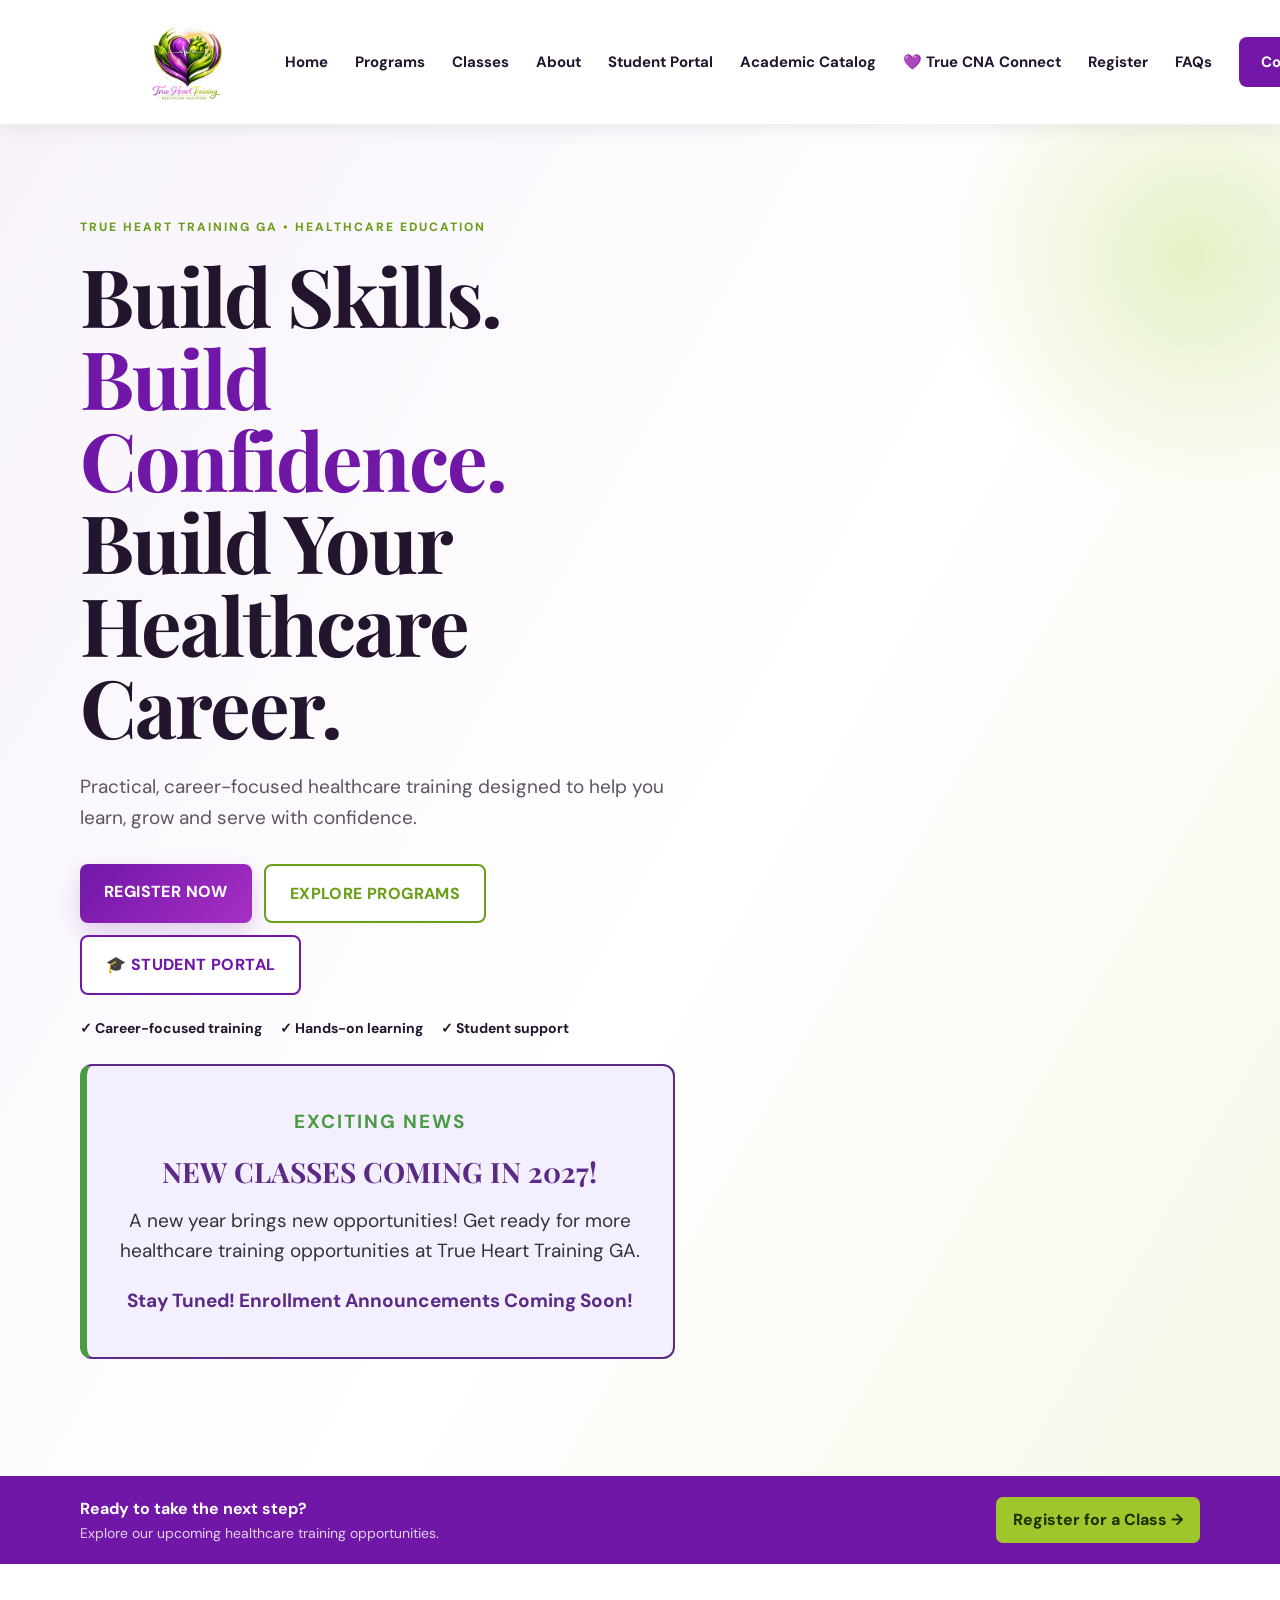
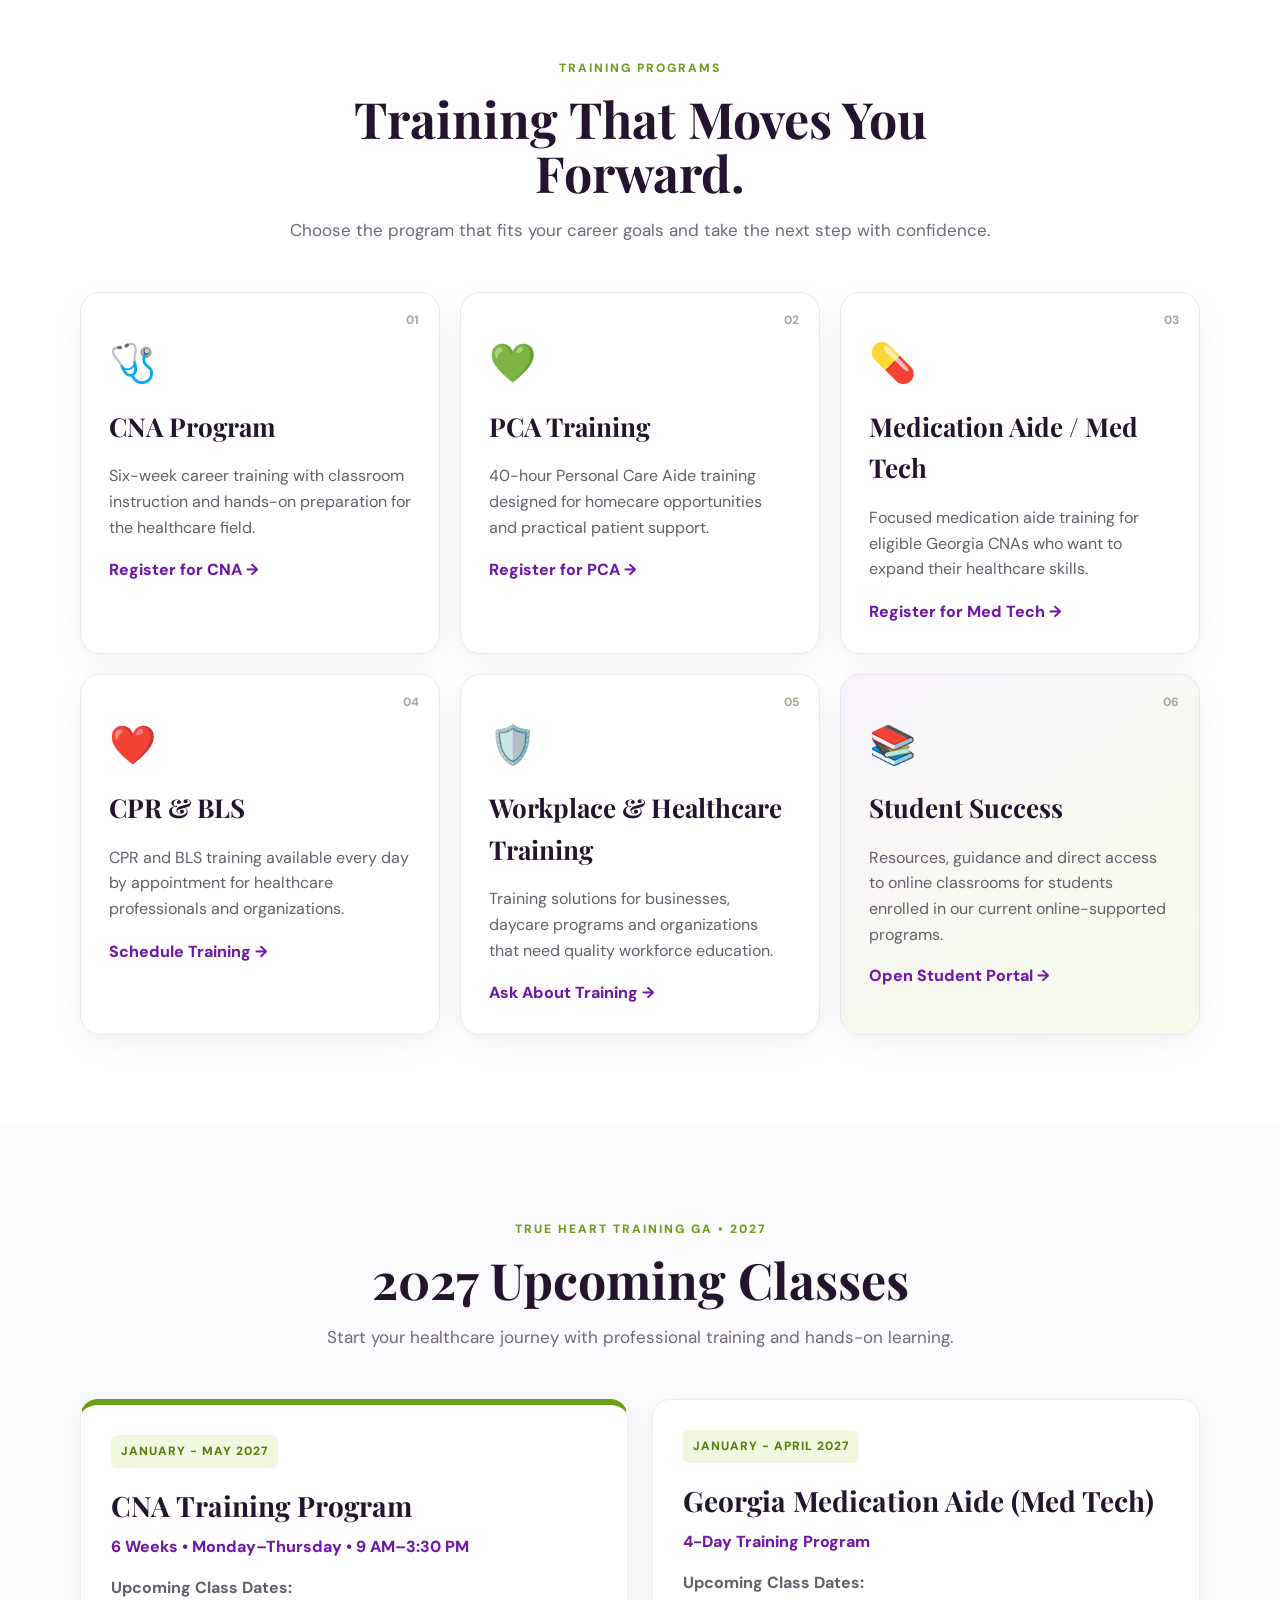
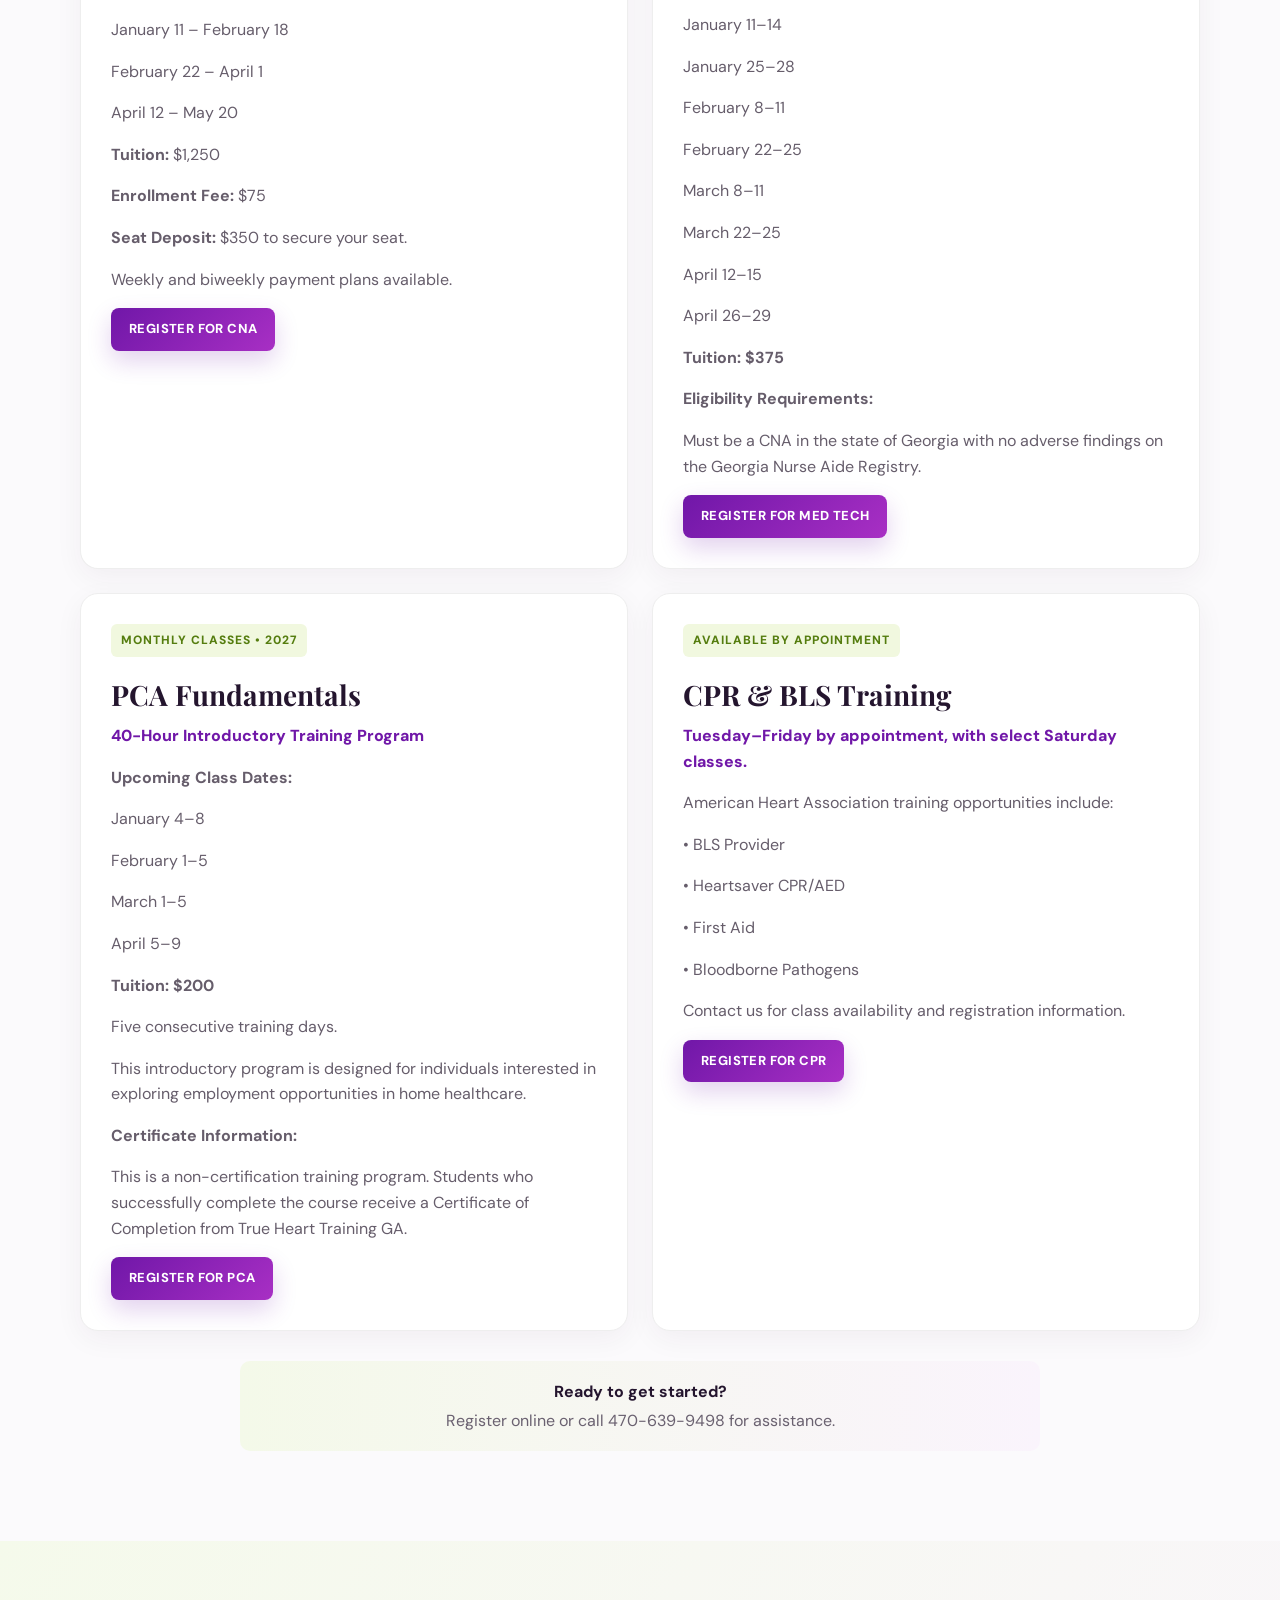
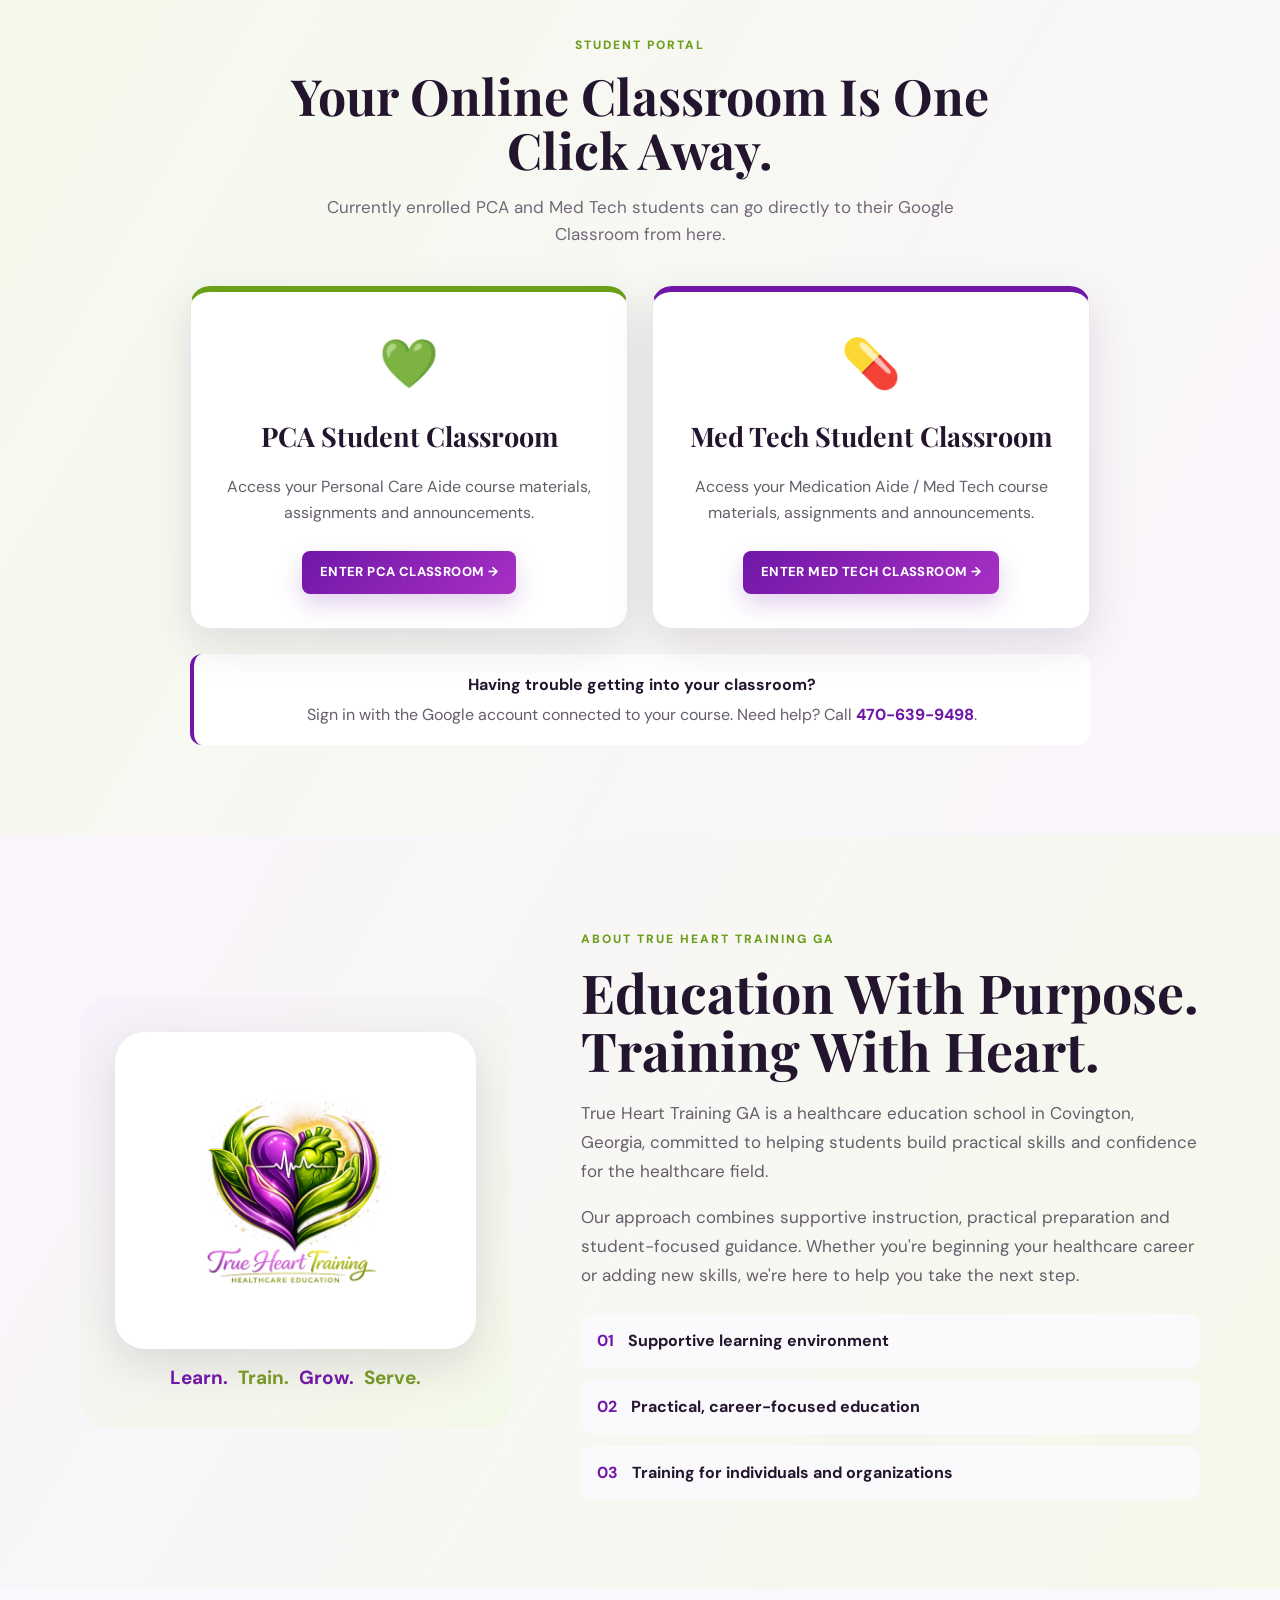
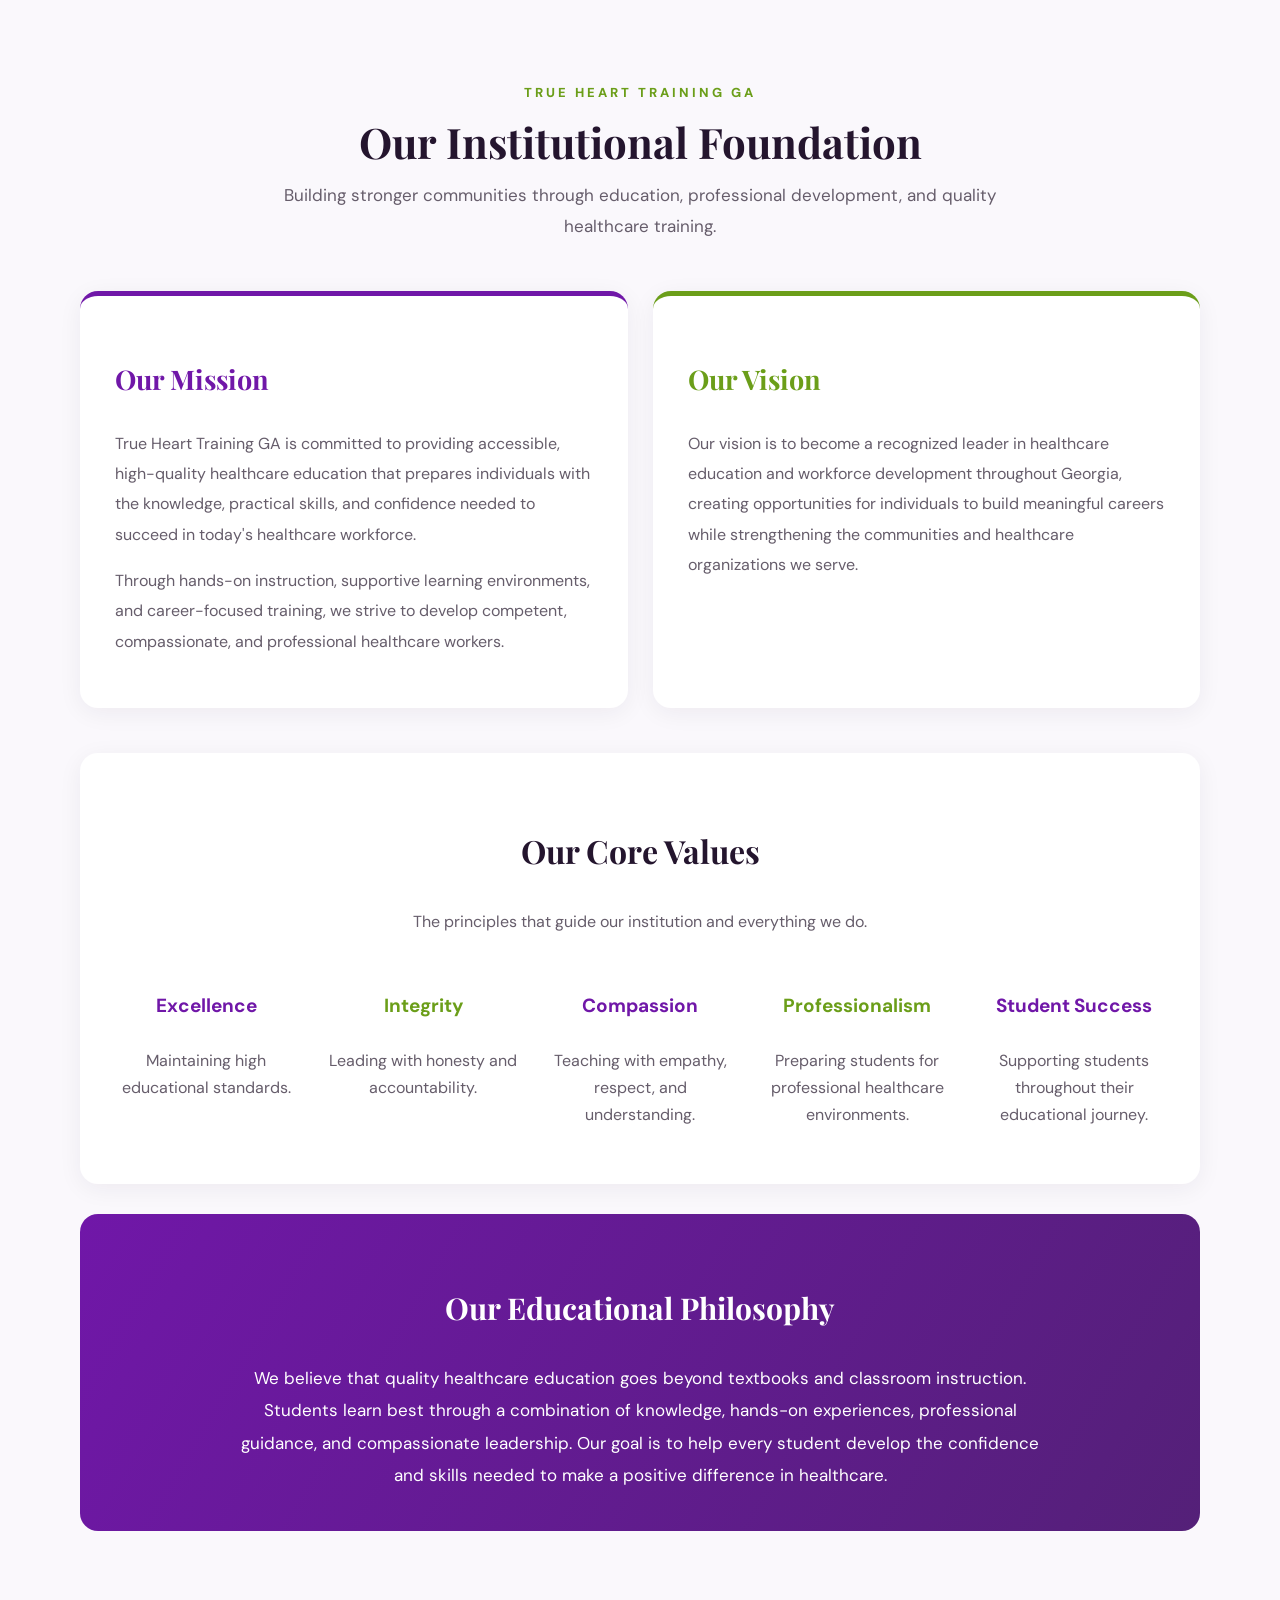
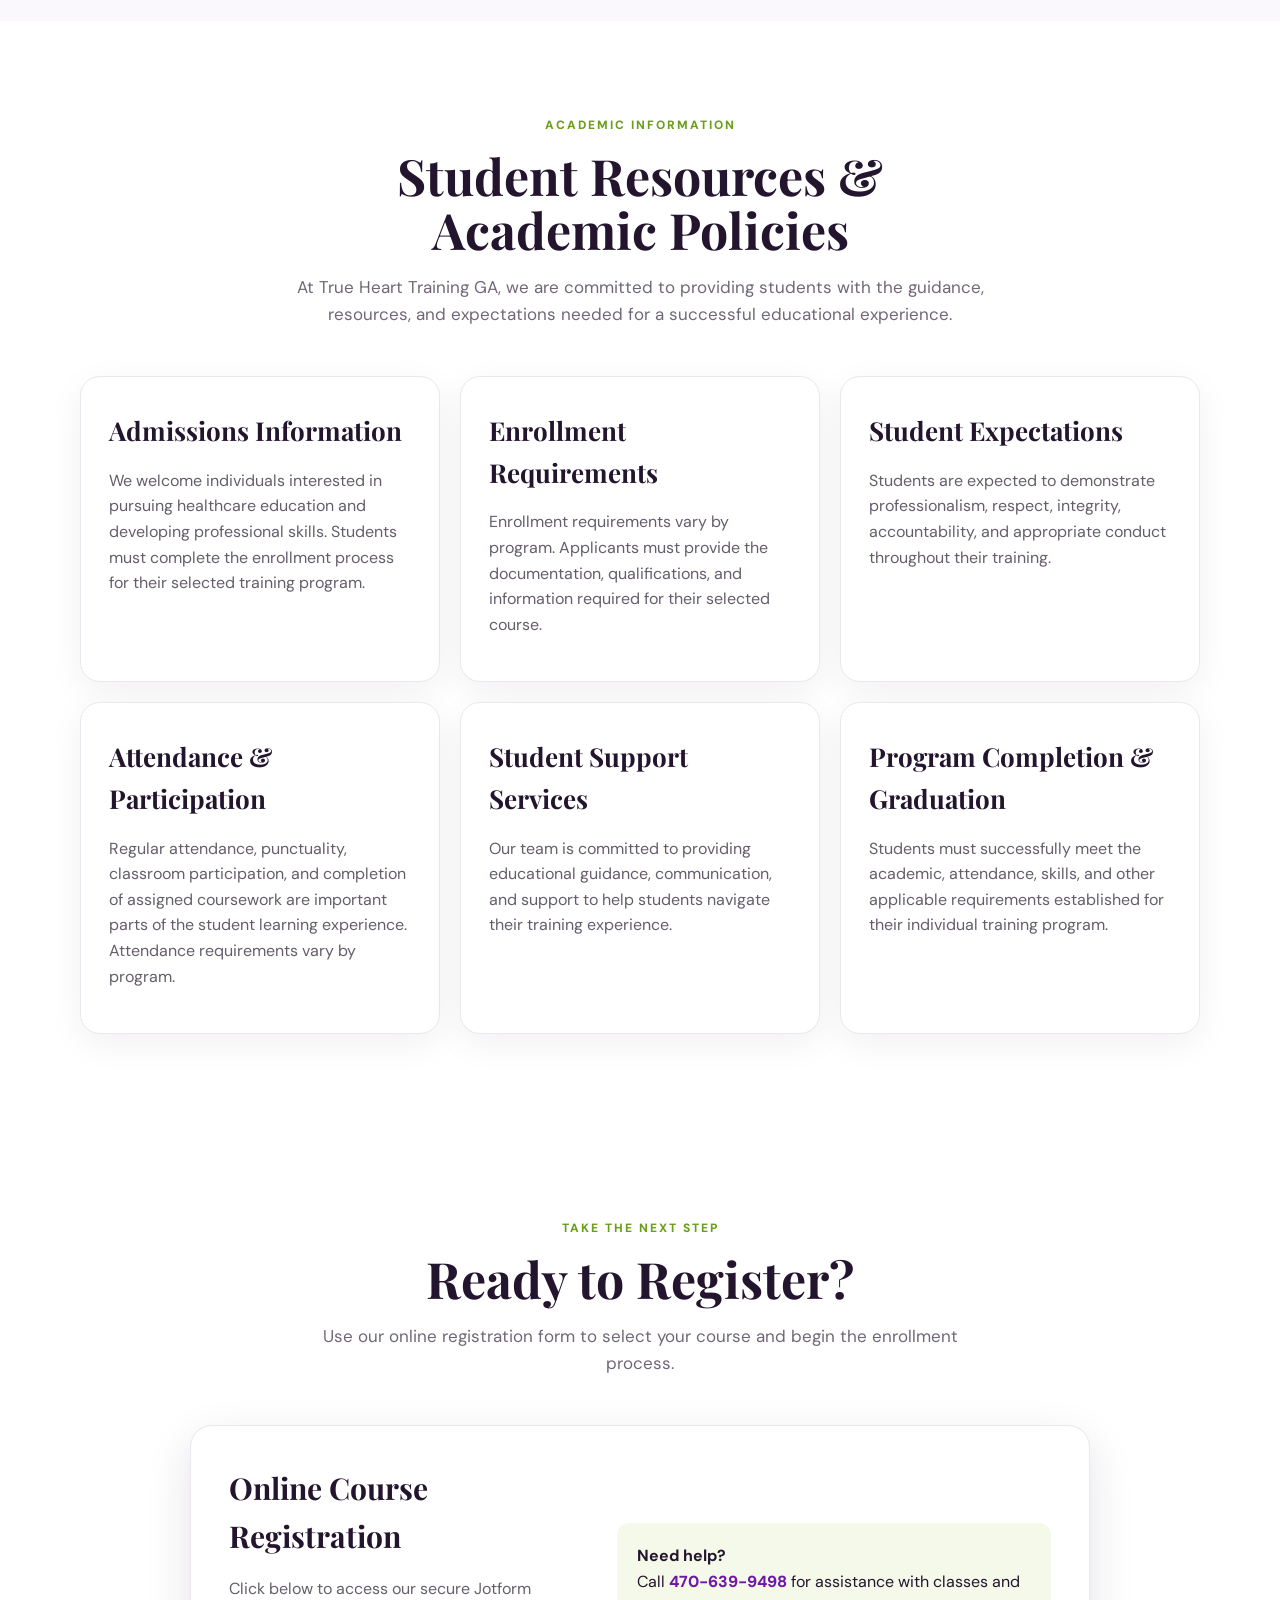
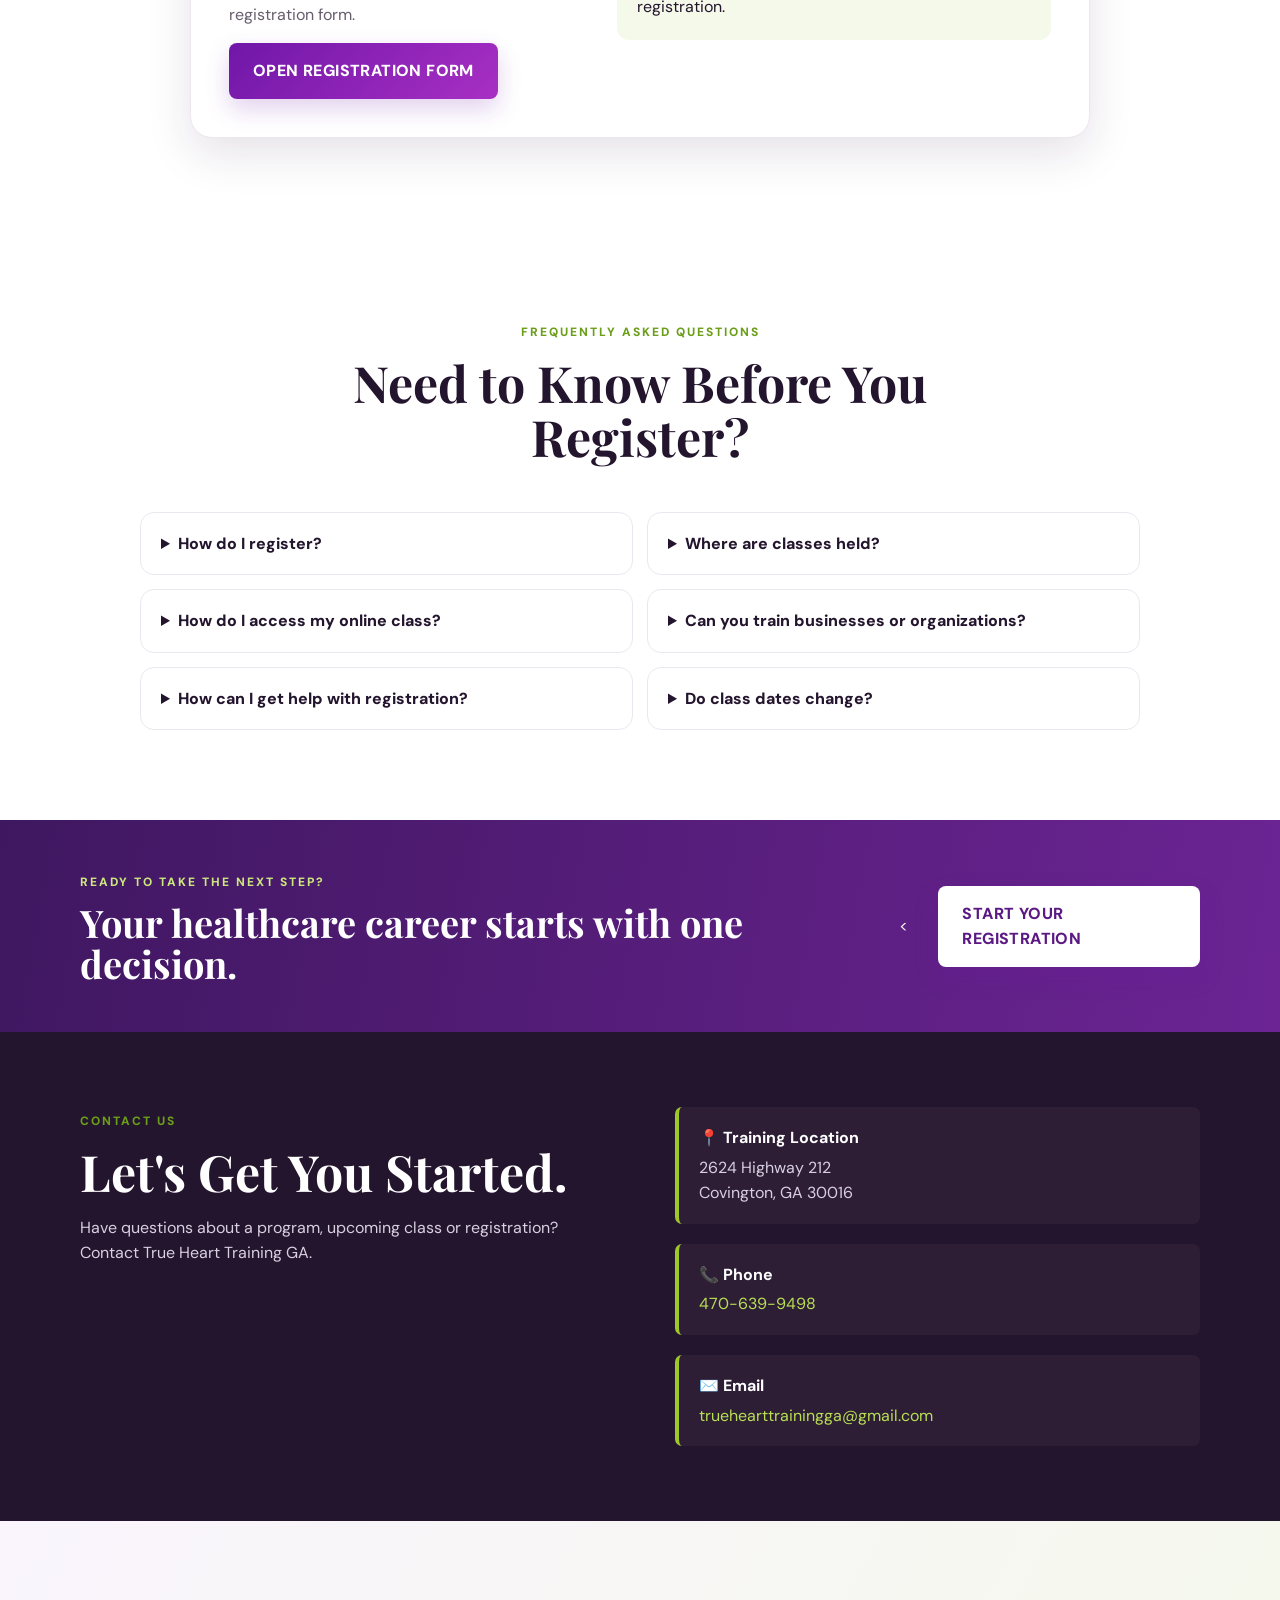
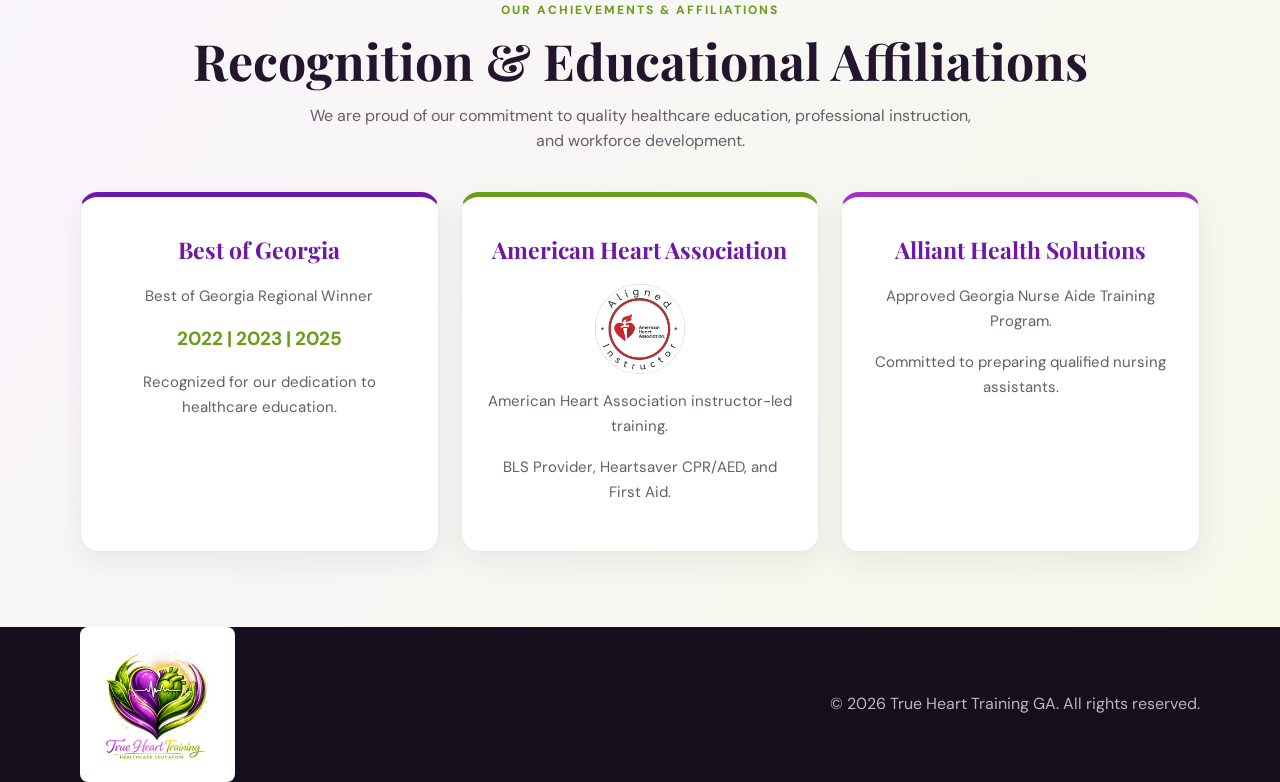
<file: index.html>
<!DOCTYPE html>
<html lang="en">
<head>
<meta charset="UTF-8">
<meta name="viewport" content="width=device-width, initial-scale=1.0">
<title>True Heart Training GA | Healthcare Education</title>
<meta name="description" content="True Heart Training GA provides healthcare education and career-focused training in Covington, Georgia.">
<link rel="stylesheet" href="style.css?v=4">
<link rel="preconnect" href="https://fonts.googleapis.com"><link rel="preconnect" href="https://fonts.gstatic.com" crossorigin><link href="https://fonts.googleapis.com/css2?family=DM+Sans:wght@400;500;600;700&family=Playfair+Display:wght@600;700&display=swap" rel="stylesheet">
</head>
<body>
<header class="header">
  <div class="container nav">
    <a href="#home" class="brand"><img src="logo.jpeg" alt="True Heart Training Healthcare Education logo"></a>
    <button class="menu" onclick="document.querySelector('.links').classList.toggle('open')">☰</button>
    <nav class="links">
      <a href="#home">Home</a>
      <a href="#programs">Programs</a>
      <a href="#upcoming">Classes</a>
      <a href="#about">About</a>
      <a href="student-portal.html">Student Portal</a>
      <a href="academic-catalog.html">Academic Catalog</a>
      <a href="true-cna-connect.html">💜 True CNA Connect</a>
      <a href="https://pci.jotform.com/form/211324174253143" target="_blank" rel="noopener">Register</a>
      <a href="#faq">FAQs</a><a href="#contact">Contact</a>
    </nav>
  </div>
</header>

<main>
<section id="home" class="hero">
  <div class="container hero-grid">
    <div class="hero-copy">
      <span class="eyebrow">TRUE HEART TRAINING GA • HEALTHCARE EDUCATION</span>
      <h1>Build Skills.<br><span>Build Confidence.</span><br>Build Your Healthcare Career.</h1>
      <p class="hero-lead">Practical, career-focused healthcare training designed to help you learn, grow and serve with confidence.</p>
      <div class="hero-actions">
        <a class="btn primary" href="https://pci.jotform.com/form/211324174253143" target="_blank" rel="noopener">REGISTER NOW</a>
        <a class="btn light" href="#programs">EXPLORE PROGRAMS</a>
        <a class="btn portal-btn" href="student-portal.html">🎓 STUDENT PORTAL</a>
      </div>
      <div class="trust-row">
        <span>✓ Career-focused training</span>
        <span>✓ Hands-on learning</span>
        <span>✓ Student support</span>
      </div>
      <div style="background:#f3efff; border:2px solid #5b2a86; border-left:7px solid #4b9b45; border-radius:12px; padding:22px; margin:25px 0; text-align:center;">
  <p style="color:#4b9b45; font-weight:bold; letter-spacing:2px;">EXCITING NEWS</p>
  <h2 style="color:#5b2a86; font-size:28px; margin:10px 0;">NEW CLASSES COMING IN 2027!</h2>
  <p style="color:#333; line-height:1.6;">A new year brings new opportunities! Get ready for more healthcare training opportunities at True Heart Training GA.</p>
  <p style="color:#5b2a86; font-weight:bold;">Stay Tuned! Enrollment Announcements Coming Soon!</p>
</div>
    </div>
    
  </div>
</section>

<section class="announcement">
  <div class="container announcement-inner">
    <div><strong>Ready to take the next step?</strong><span>Explore our upcoming healthcare training opportunities.</span></div>
    <a href="https://pci.jotform.com/form/211324174253143" target="_blank" rel="noopener">Register for a Class →</a>
  </div>
</section>

<section id="programs" class="section programs">
  <div class="container">
    <div class="section-heading">
      <span class="eyebrow">TRAINING PROGRAMS</span>
      <h2>Training That Moves You Forward.</h2>
      <p>Choose the program that fits your career goals and take the next step with confidence.</p>
    </div>
    <div class="program-grid">
      <article class="program-card">
        <span class="program-number">01</span><div class="program-icon">🩺</div>
        <h3>CNA Program</h3>
        <p>Six-week career training with classroom instruction and hands-on preparation for the healthcare field.</p>
        <a href="https://pci.jotform.com/form/261325414652048" target="_blank" rel="noopener">Register for CNA →</a>
      </article>
      <article class="program-card">
        <span class="program-number">02</span><div class="program-icon">💚</div>
        <h3>PCA Training</h3>
        <p>40-hour Personal Care Aide training designed for homecare opportunities and practical patient support.</p>
        <a href="https://pci.jotform.com/form/211324174253143" target="_blank" rel="noopener">Register for PCA →</a>
      </article>
      <article class="program-card">
        <span class="program-number">03</span><div class="program-icon">💊</div>
        <h3>Medication Aide / Med Tech</h3>
        <p>Focused medication aide training for eligible Georgia CNAs who want to expand their healthcare skills.</p>
        <a href="https://pci.jotform.com/form/211324174253143" target="_blank" rel="noopener">Register for Med Tech →</a>
      </article>
      <article class="program-card">
        <span class="program-number">04</span><div class="program-icon">❤️</div>
        <h3>CPR & BLS</h3>
        <p>CPR and BLS training available every day by appointment for healthcare professionals and organizations.</p>
        <a href="https://pci.jotform.com/form/211324174253143" target="_blank" rel="noopener">Schedule Training →</a>
      </article>
      <article class="program-card">
        <span class="program-number">05</span><div class="program-icon">🛡️</div>
        <h3>Workplace & Healthcare Training</h3>
        <p>Training solutions for businesses, daycare programs and organizations that need quality workforce education.</p>
        <a href="https://pci.jotform.com/form/211324174253143" target="_blank" rel="noopener">Ask About Training →</a>
      </article>
      <article class="program-card program-card-highlight">
        <span class="program-number">06</span><div class="program-icon">📚</div>
        <h3>Student Success</h3>
        <p>Resources, guidance and direct access to online classrooms for students enrolled in our current online-supported programs.</p>
        <a href="student-portal.html">Open Student Portal →</a>
      </article>
    </div>
  </div>
</section>

<section id="upcoming" class="section upcoming">
  <div class="container">

    <div class="section-heading">
      <span class="eyebrow">TRUE HEART TRAINING GA • 2027</span>
      <h2>2027 Upcoming Classes</h2>
      <p>Start your healthcare journey with professional training and hands-on learning.</p>
    </div>

    <div class="class-grid">

      <!-- CNA PROGRAM -->
      <article class="class-card featured">
        <span class="date-badge">JANUARY - MAY 2027</span>
        <h3>CNA Training Program</h3>
        <p class="schedule">6 Weeks • Monday–Thursday • 9 AM–3:30 PM</p>

        <p><strong>Upcoming Class Dates:</strong></p>
        <p>January 11 – February 18</p>
        <p>February 22 – April 1</p>
        <p>April 12 – May 20</p>

        <p><strong>Tuition:</strong> $1,250</p>
        <p><strong>Enrollment Fee:</strong> $75</p>
        <p><strong>Seat Deposit:</strong> $350 to secure your seat.</p>
        <p>Weekly and biweekly payment plans available.</p>

        <a class="btn primary small"
        href="https://pci.jotform.com/form/261325414652048"
        target="_blank" rel="noopener">REGISTER FOR CNA</a>
      </article>

      <!-- MED TECH -->
      <article class="class-card">
        <span class="date-badge">JANUARY - APRIL 2027</span>
        <h3>Georgia Medication Aide (Med Tech)</h3>
        <p class="schedule">4-Day Training Program</p>

        <p><strong>Upcoming Class Dates:</strong></p>
        <p>January 11–14</p>
        <p>January 25–28</p>
        <p>February 8–11</p>
        <p>February 22–25</p>
        <p>March 8–11</p>
        <p>March 22–25</p>
        <p>April 12–15</p>
        <p>April 26–29</p>

        <p><strong>Tuition: $375</strong></p>
        <p><strong>Eligibility Requirements:</strong></p>
        <p>Must be a CNA in the state of Georgia with no adverse findings on the Georgia Nurse Aide Registry.</p>

        <a class="btn primary small"
        href="https://pci.jotform.com/form/211324174253143"
        target="_blank" rel="noopener">REGISTER FOR MED TECH</a>
      </article>

      <!-- PCA FUNDAMENTALS -->
      <article class="class-card">
        <span class="date-badge">MONTHLY CLASSES • 2027</span>
        <h3>PCA Fundamentals</h3>
        <p class="schedule">40-Hour Introductory Training Program</p>

        <p><strong>Upcoming Class Dates:</strong></p>
        <p>January 4–8</p>
        <p>February 1–5</p>
        <p>March 1–5</p>
        <p>April 5–9</p>

        <p><strong>Tuition: $200</strong></p>
        <p>Five consecutive training days.</p>

        <p>This introductory program is designed for individuals interested in exploring employment opportunities in home healthcare.</p>

        <p><strong>Certificate Information:</strong></p>
        <p>This is a non-certification training program. Students who successfully complete the course receive a Certificate of Completion from True Heart Training GA.</p>

        <a class="btn primary small"
        href="https://pci.jotform.com/form/211324174253143"
        target="_blank" rel="noopener">REGISTER FOR PCA</a>
      </article>

      <!-- CPR / BLS -->
      <article class="class-card">
        <span class="date-badge">AVAILABLE BY APPOINTMENT</span>
        <h3>CPR & BLS Training</h3>

        <p class="schedule">Tuesday–Friday by appointment, with select Saturday classes.</p>

        <p>American Heart Association training opportunities include:</p>
        <p>• BLS Provider</p>
        <p>• Heartsaver CPR/AED</p>
        <p>• First Aid</p>
        <p>• Bloodborne Pathogens</p>

        <p>Contact us for class availability and registration information.</p>

        <a class="btn primary small"
        href="https://pci.jotform.com/form/261325414652048"
        target="_blank" rel="noopener">REGISTER FOR CPR</a>
      </article>

    </div>

    <div class="class-note">
      <strong>Ready to get started?</strong>
      <span>Register online or call 470-639-9498 for assistance.</span>
    </div>

  </div>
</section>


<section id="student-portal" class="portal-section">
  <div class="container">
    <div class="section-heading">
      <span class="eyebrow">STUDENT PORTAL</span>
      <h2>Your Online Classroom Is One Click Away.</h2>
      <p>Currently enrolled PCA and Med Tech students can go directly to their Google Classroom from here.</p>
    </div>
    <div class="portal-grid">
      <article class="portal-card">
        <div class="portal-icon">💚</div>
        <h3>PCA Student Classroom</h3>
        <p>Access your Personal Care Aide course materials, assignments and announcements.</p>
        <a class="btn primary small" href="https://classroom.google.com/c/Nzg4NzUyNjM2OTY3?cjc=h2fzp3mz" target="_blank" rel="noopener">ENTER PCA CLASSROOM →</a>
      </article>
      <article class="portal-card">
        <div class="portal-icon">💊</div>
        <h3>Med Tech Student Classroom</h3>
        <p>Access your Medication Aide / Med Tech course materials, assignments and announcements.</p>
        <a class="btn primary small" href="https://classroom.google.com/c/Nzg4NTg4ODM2NjQz?cjc=knlgw3r4" target="_blank" rel="noopener">ENTER MED TECH CLASSROOM →</a>
      </article>
    </div>
    <div class="portal-help">
      <strong>Having trouble getting into your classroom?</strong>
      <span>Sign in with the Google account connected to your course. Need help? Call <a href="tel:14706399498">470-639-9498</a>.</span>
    </div>
  </div>
</section>

<section id="about" class="section about">
  <div class="container about-grid">
    <div class="about-visual">
      <div class="about-logo"><img src="logo.jpeg" alt="True Heart Training GA"></div>
      <div class="about-stat"><strong>Learn.</strong><span>Train.</span><strong>Grow.</strong><span>Serve.</span></div>
    </div>
    <div class="about-copy">
      <span class="eyebrow">ABOUT TRUE HEART TRAINING GA</span>
      <h2>Education With Purpose. Training With Heart.</h2>
      <p>True Heart Training GA is a healthcare education school in Covington, Georgia, committed to helping students build practical skills and confidence for the healthcare field.</p>
      <p>Our approach combines supportive instruction, practical preparation and student-focused guidance. Whether you're beginning your healthcare career or adding new skills, we're here to help you take the next step.</p>
      <div class="about-points">
        <div><strong>01</strong><span>Supportive learning environment</span></div>
        <div><strong>02</strong><span>Practical, career-focused education</span></div>
        <div><strong>03</strong><span>Training for individuals and organizations</span></div>
      </div>
    </div>
  </div>
</section>
<!-- INSTITUTIONAL MISSION, VISION & VALUES -->

<section id="institution" style="padding:90px 20px;background:#faf8fc;">

  <div class="container" style="max-width:1150px;margin:auto;">

    <div style="text-align:center;margin-bottom:50px;">

      <span style="color:#6b9e19;font-weight:800;letter-spacing:3px;font-size:13px;">
        TRUE HEART TRAINING GA
      </span>

      <h2 style="font-family:'Playfair Display',Georgia,serif;color:#24152e;font-size:42px;margin:15px 0;">
        Our Institutional Foundation
      </h2>

      <p style="color:#665d6b;font-size:17px;max-width:750px;margin:auto;line-height:1.8;">
        Building stronger communities through education, professional development,
        and quality healthcare training.
      </p>

    </div>

    <div style="display:grid;grid-template-columns:repeat(auto-fit,minmax(280px,1fr));gap:25px;">

      <!-- MISSION -->

      <div style="background:white;padding:35px;border-radius:18px;border-top:5px solid #7017a8;box-shadow:0 5px 25px rgba(36,21,46,.06);">

        <h3 style="color:#7017a8;font-family:'Playfair Display',Georgia,serif;font-size:27px;">
          Our Mission
        </h3>

        <p style="color:#665d6b;line-height:1.9;font-size:16px;">
          True Heart Training GA is committed to providing accessible,
          high-quality healthcare education that prepares individuals
          with the knowledge, practical skills, and confidence needed
          to succeed in today's healthcare workforce.
        </p>

        <p style="color:#665d6b;line-height:1.9;font-size:16px;">
          Through hands-on instruction, supportive learning environments,
          and career-focused training, we strive to develop competent,
          compassionate, and professional healthcare workers.
        </p>

      </div>

      <!-- VISION -->

      <div style="background:white;padding:35px;border-radius:18px;border-top:5px solid #6b9e19;box-shadow:0 5px 25px rgba(36,21,46,.06);">

        <h3 style="color:#6b9e19;font-family:'Playfair Display',Georgia,serif;font-size:27px;">
          Our Vision
        </h3>

        <p style="color:#665d6b;line-height:1.9;font-size:16px;">
          Our vision is to become a recognized leader in healthcare
          education and workforce development throughout Georgia,
          creating opportunities for individuals to build meaningful
          careers while strengthening the communities and healthcare
          organizations we serve.
        </p>

      </div>

    </div>

    <!-- CORE VALUES -->

    <div style="margin-top:45px;background:white;padding:40px 30px;border-radius:18px;box-shadow:0 5px 25px rgba(36,21,46,.06);">

      <div style="text-align:center;margin-bottom:30px;">

        <h3 style="font-family:'Playfair Display',Georgia,serif;color:#24152e;font-size:32px;">
          Our Core Values
        </h3>

        <p style="color:#665d6b;line-height:1.7;">
          The principles that guide our institution and everything we do.
        </p>

      </div>

      <div style="display:grid;grid-template-columns:repeat(auto-fit,minmax(170px,1fr));gap:25px;text-align:center;">

        <div>
          <h4 style="color:#7017a8;font-size:19px;">Excellence</h4>
          <p style="color:#665d6b;line-height:1.7;">Maintaining high educational standards.</p>
        </div>

        <div>
          <h4 style="color:#6b9e19;font-size:19px;">Integrity</h4>
          <p style="color:#665d6b;line-height:1.7;">Leading with honesty and accountability.</p>
        </div>

        <div>
          <h4 style="color:#7017a8;font-size:19px;">Compassion</h4>
          <p style="color:#665d6b;line-height:1.7;">Teaching with empathy, respect, and understanding.</p>
        </div>

        <div>
          <h4 style="color:#6b9e19;font-size:19px;">Professionalism</h4>
          <p style="color:#665d6b;line-height:1.7;">Preparing students for professional healthcare environments.</p>
        </div>

        <div>
          <h4 style="color:#7017a8;font-size:19px;">Student Success</h4>
          <p style="color:#665d6b;line-height:1.7;">Supporting students throughout their educational journey.</p>
        </div>

      </div>

    </div>

    <!-- EDUCATIONAL PHILOSOPHY -->

    <div style="margin-top:30px;background:linear-gradient(120deg,#7017a8,#542078);padding:40px;border-radius:18px;color:white;text-align:center;">

      <h3 style="font-family:'Playfair Display',Georgia,serif;font-size:30px;">
        Our Educational Philosophy
      </h3>

      <p style="max-width:800px;margin:15px auto 0;line-height:1.9;font-size:17px;color:#ffffff;">
        We believe that quality healthcare education goes beyond
        textbooks and classroom instruction. Students learn best
        through a combination of knowledge, hands-on experiences,
        professional guidance, and compassionate leadership.
        Our goal is to help every student develop the confidence
        and skills needed to make a positive difference in healthcare.
      </p>

    </div>

  </div>

</section>

<!-- END INSTITUTIONAL SECTION -->
  <!-- ACADEMIC INFORMATION SECTION -->
<section id="academics" class="section academics">
    <div class="container">

        <div class="section-heading">
            <span class="eyebrow">ACADEMIC INFORMATION</span>
            <h2>Student Resources & Academic Policies</h2>
            <p>
                At True Heart Training GA, we are committed to providing
                students with the guidance, resources, and expectations
                needed for a successful educational experience.
            </p>
        </div>

        <div class="program-grid">

            <article class="program-card">
                <h3>Admissions Information</h3>
                <p>
                    We welcome individuals interested in pursuing
                    healthcare education and developing professional skills.
                    Students must complete the enrollment process for
                    their selected training program.
                </p>
            </article>

            <article class="program-card">
                <h3>Enrollment Requirements</h3>
                <p>
                    Enrollment requirements vary by program.
                    Applicants must provide the documentation,
                    qualifications, and information required
                    for their selected course.
                </p>
            </article>

            <article class="program-card">
                <h3>Student Expectations</h3>
                <p>
                    Students are expected to demonstrate professionalism,
                    respect, integrity, accountability, and appropriate
                    conduct throughout their training.
                </p>
            </article>

            <article class="program-card">
                <h3>Attendance & Participation</h3>
                <p>
                    Regular attendance, punctuality, classroom participation,
                    and completion of assigned coursework are important
                    parts of the student learning experience.
                    Attendance requirements vary by program.
                </p>
            </article>

            <article class="program-card">
                <h3>Student Support Services</h3>
                <p>
                    Our team is committed to providing educational guidance,
                    communication, and support to help students navigate
                    their training experience.
                </p>
            </article>

            <article class="program-card">
                <h3>Program Completion & Graduation</h3>
                <p>
                    Students must successfully meet the academic,
                    attendance, skills, and other applicable requirements
                    established for their individual training program.
                </p>
            </article>

        </div>
    </div>
</section>
<!-- END ACADEMIC INFORMATION SECTION -->
<section id="register" class="register">
  <div class="container">
    <div class="section-heading">
      <span class="eyebrow">TAKE THE NEXT STEP</span>
      <h2>Ready to Register?</h2>
      <p>Use our online registration form to select your course and begin the enrollment process.</p>
    </div>
    <div class="register-box">
      <div>
        <h3>Online Course Registration</h3>
        <p>Click below to access our secure Jotform registration form.</p>
        <a class="btn primary" href="https://pci.jotform.com/form/211324174253143" target="_blank" rel="noopener">OPEN REGISTRATION FORM</a>
      </div>
      <div class="register-note"><strong>Need help?</strong><br>Call <a href="tel:14706399498">470-639-9498</a> for assistance with classes and registration.</div>
    </div>
  </div>
</section>

<section id="faq" class="section faq">
  <div class="container">
    <div class="section-heading">
      <span class="eyebrow">FREQUENTLY ASKED QUESTIONS</span>
      <h2>Need to Know Before You Register?</h2>
    </div>
    <div class="faq-grid">
      <details><summary>How do I register?</summary><p>Click any Register Now button to open our online registration form. Complete the form and follow the enrollment instructions.</p></details>
      <details><summary>Where are classes held?</summary><p>True Heart Training GA is located at 2624 Highway 212, Covington, Georgia 30016.</p></details>
      <details><summary>How do I access my online class?</summary><p>PCA and Med Tech students can use the Student Portal to go directly to their Google Classroom.</p></details>
      <details><summary>Can you train businesses or organizations?</summary><p>Yes. We provide CPR/BLS and other training solutions for businesses, daycare programs and organizations.</p></details>
      <details><summary>How can I get help with registration?</summary><p>Call 470-639-9498 or email truehearttrainingga@gmail.com for enrollment assistance.</p></details>
      <details><summary>Do class dates change?</summary><p>Class schedules can change as enrollment periods are updated. Check the Upcoming Classes section for the latest dates.</p></details>
    </div>
  </div>
</section>

<section class="cta-band">
  <div class="container cta-inner">
    <div><span class="eyebrow">READY TO TAKE THE NEXT STEP?</span><h2>Your healthcare career starts with one decision.</h2></div>
    <<a class="btn primary" href="https://pci.jotform.com/form/211324174253143" target="_blank" rel="noopener">START YOUR REGISTRATION</a>
  </div>
</section>

<section id="contact" class="contact">
  <div class="container contact-grid">
    <div>
      <span class="eyebrow">CONTACT US</span>
      <h2>Let's Get You Started.</h2>
      <p>Have questions about a program, upcoming class or registration? Contact True Heart Training GA.</p>
    </div>
    <div class="contact-details">
      <div><strong>📍 Training Location</strong><span>2624 Highway 212<br>Covington, GA 30016</span></div>
      <div><strong>📞 Phone</strong><span><a href="tel:14706399498">470-639-9498</a></span></div>
      <div><strong>✉️ Email</strong><span><a href="mailto:truehearttrainingga@gmail.com">truehearttrainingga@gmail.com</a></span></div>
    </div>
  </div>
</section>
</main>
<section class="recognition-section">
  <div class="container">
    <span class="eyebrow">OUR ACHIEVEMENTS & AFFILIATIONS</span>
    <h2>Recognition & Educational Affiliations</h2>
    <p class="recognition-intro">
      We are proud of our commitment to quality healthcare education,
      professional instruction, and workforce development.
    </p>

    <div class="recognition-grid">

      <div class="recognition-card">
        <h3>Best of Georgia</h3>
        <p>Best of Georgia Regional Winner</p>
        <strong>2022 | 2023 | 2025</strong>
        <p>Recognized for our dedication to healthcare education.</p>
        <!-- Add your authorized Best of Georgia logo here -->
      </div>

      <div class="recognition-card">

  <h3>American Heart Association</h3>

  <img src="aha-instructor.jpg"
       alt="American Heart Association Instructor"
       class="aha-instructor-logo">

  <p>American Heart Association instructor-led training.</p>
  <p>BLS Provider, Heartsaver CPR/AED, and First Aid.</p>
</div>

      <div class="recognition-card">
        <h3>Alliant Health Solutions</h3>
        <p>Approved Georgia Nurse Aide Training Program.</p>
        <p>Committed to preparing qualified nursing assistants.</p>
      </div>

    </div>
  </div>
</section>
<footer>
  <div class="container footer-inner">
    <img src="logo.jpeg" alt="True Heart Training GA">
    <p>© 2026 True Heart Training GA. All rights reserved.</p>
  </div>
</footer>
<script>
document.querySelectorAll('.links a').forEach(a => a.addEventListener('click', () => document.querySelector('.links').classList.remove('open')));
</script>
</body>
</html>
</file>
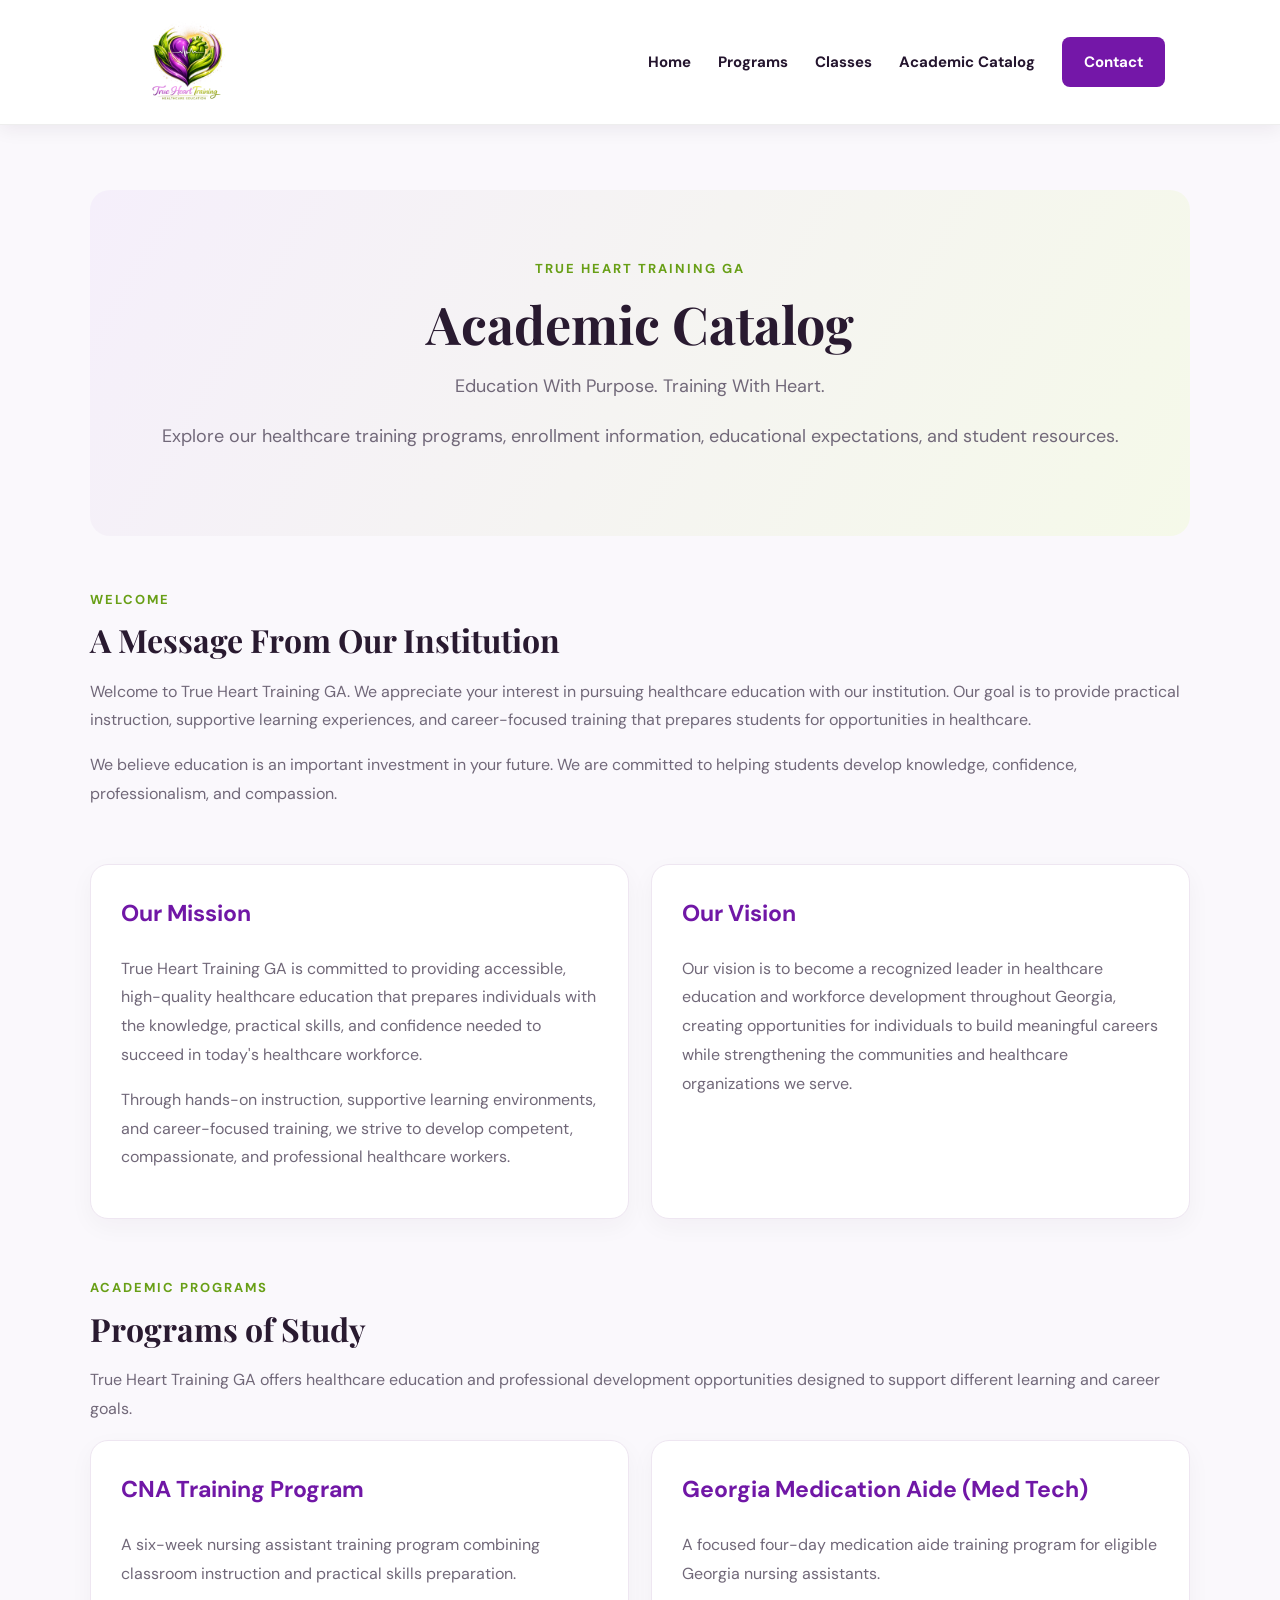
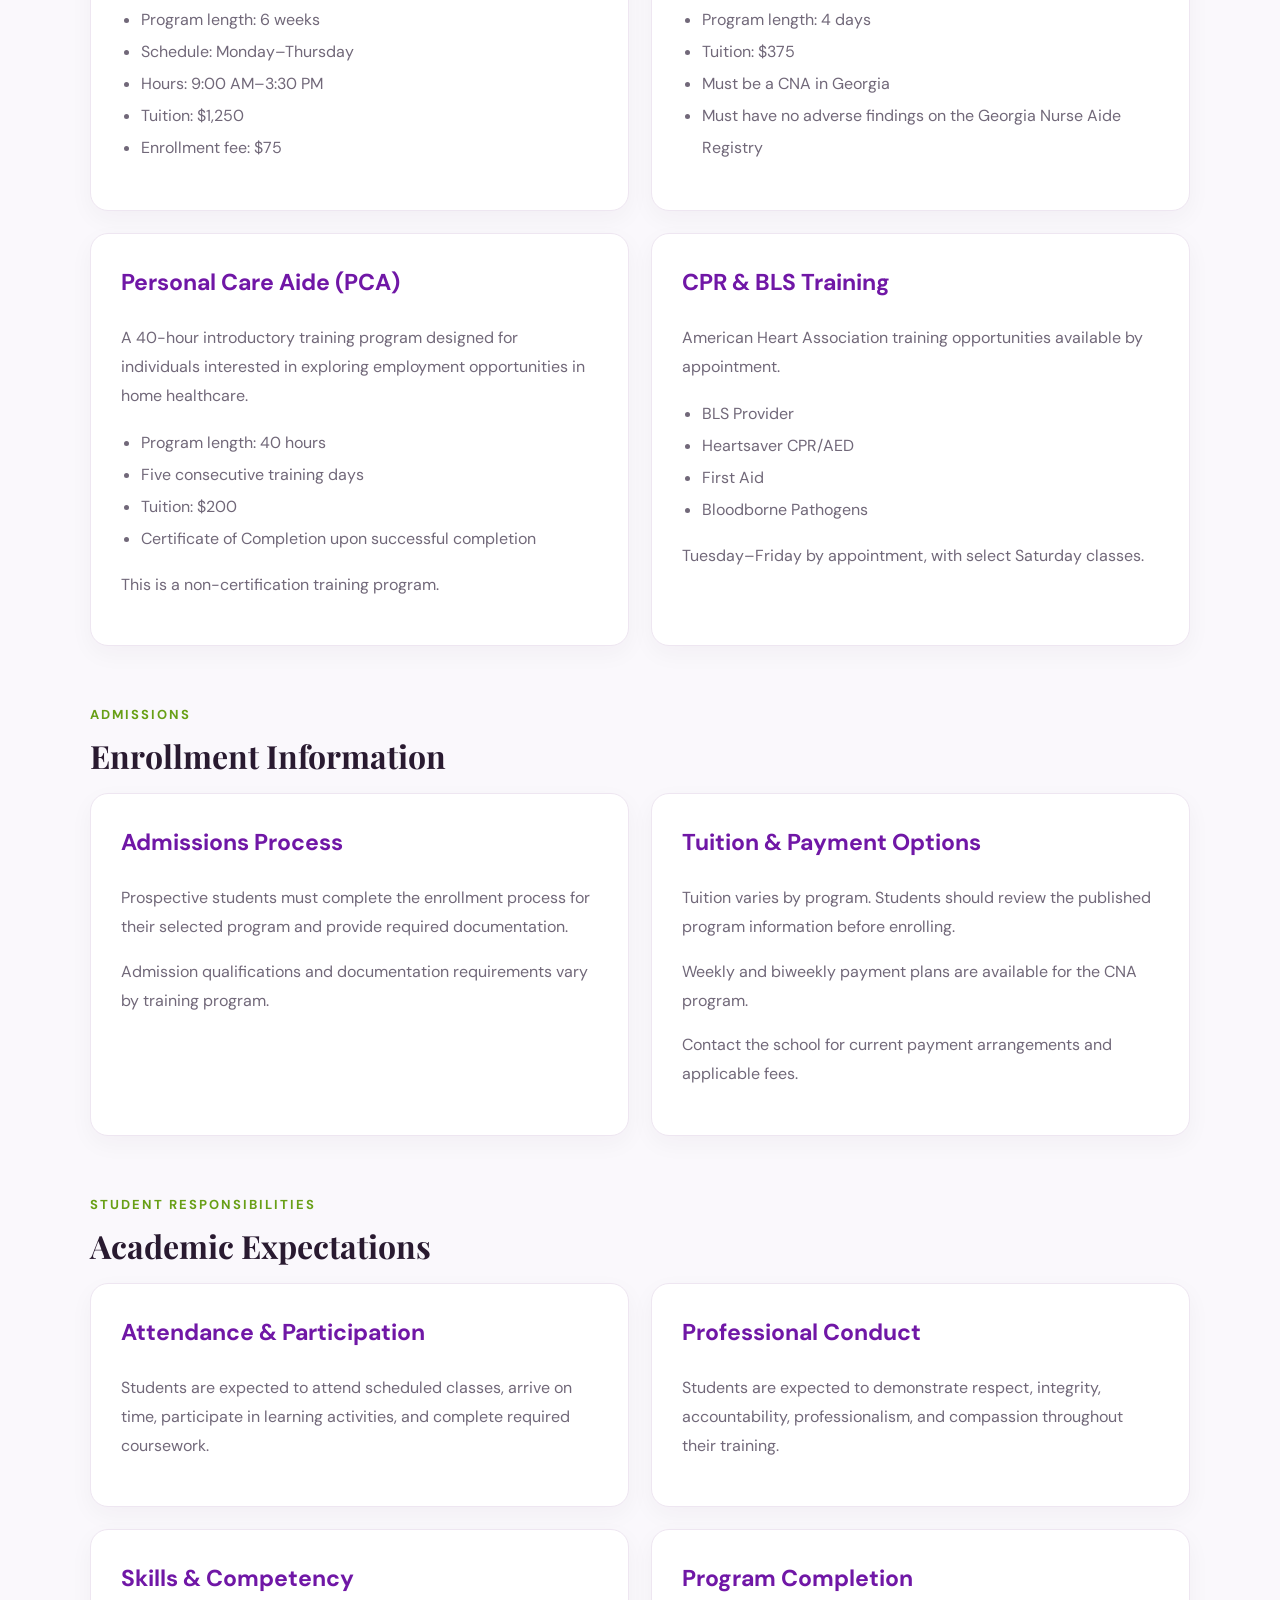
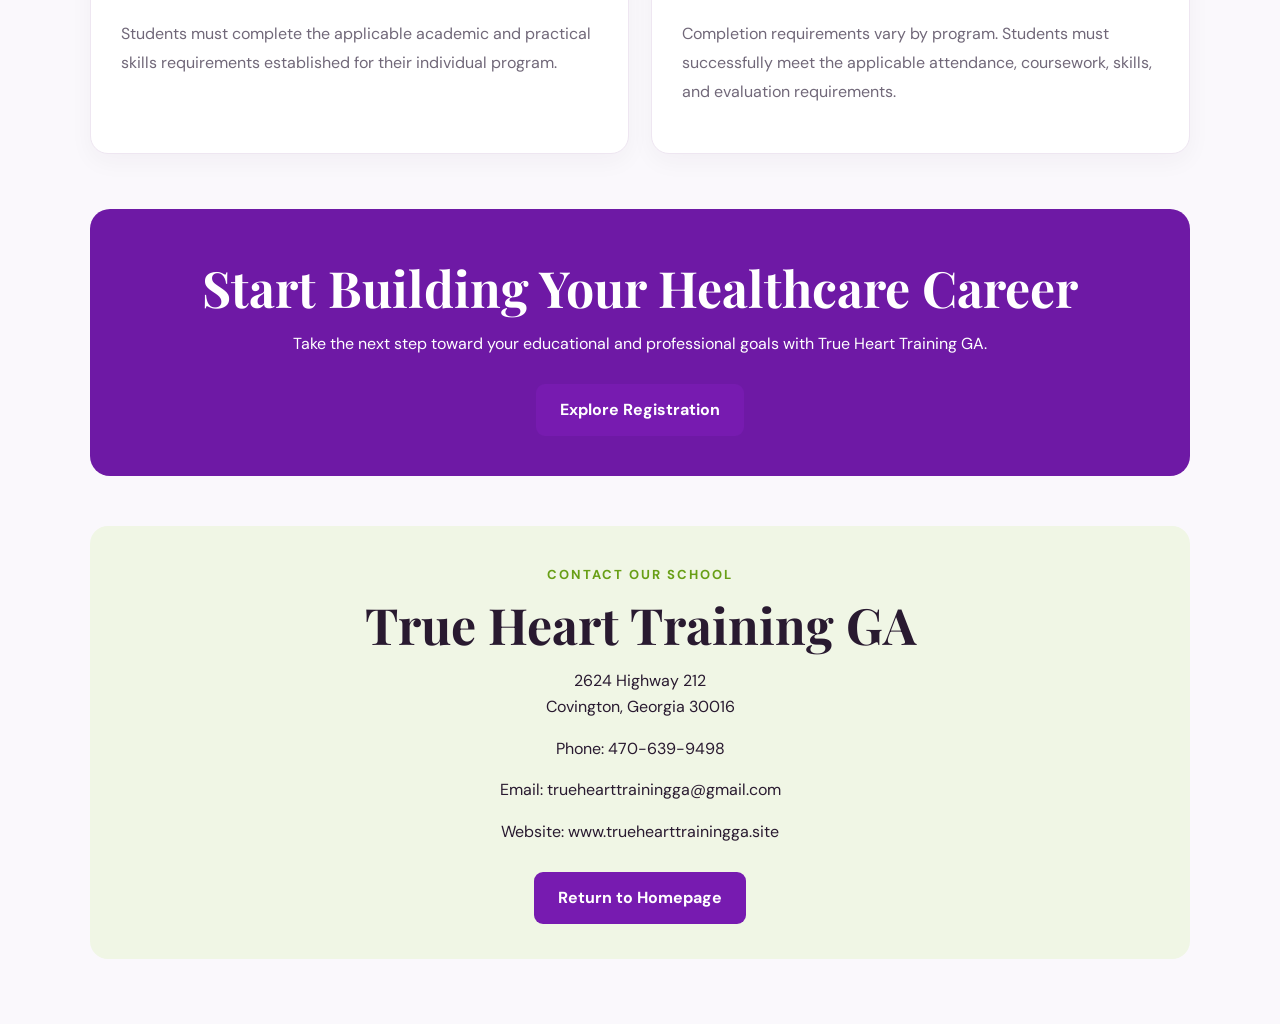
<file: academic-catalog.html>
<!DOCTYPE html>
<html lang="en">
<head>
<meta charset="UTF-8">
<meta name="viewport" content="width=device-width, initial-scale=1.0">

<title>Academic Catalog | True Heart Training GA</title>

<meta name="description" content="Academic Catalog for True Heart Training GA, a healthcare education school in Covington, Georgia.">

<link rel="stylesheet" href="style.css">

<style>
.catalog {
    background: #faf8fc;
    padding: 65px 20px;
    color: #291a30;
}

.catalog-container {
    max-width: 1100px;
    margin: auto;
}

.catalog-hero {
    text-align: center;
    padding: 65px 25px;
    background: linear-gradient(120deg,#f5effb,#f5f9e9);
    border-radius: 20px;
    margin-bottom: 50px;
}

.catalog-hero h1 {
    font-size: clamp(34px,5vw,52px);
    margin: 15px 0;
}

.catalog-hero p {
    font-size: 18px;
    line-height: 1.8;
    color: #716879;
}

.catalog-label {
    color: #689f16;
    font-weight: bold;
    letter-spacing: 2px;
    font-size: 13px;
}

.catalog-section {
    margin-bottom: 55px;
}

.catalog-section h2 {
    font-size: 32px;
    margin-bottom: 20px;
}

.catalog-section p {
    color: #716879;
    line-height: 1.8;
    font-size: 16px;
}

.catalog-grid {
    display: grid;
    grid-template-columns: repeat(2,1fr);
    gap: 22px;
}

.catalog-card {
    background: white;
    padding: 30px;
    border-radius: 18px;
    border: 1px solid #eee6f1;
    box-shadow: 0 8px 25px rgba(40,20,50,.04);
}

.catalog-card h3 {
    color: #7017a6;
    font-size: 23px;
    margin-top: 0;
}

.catalog-card ul {
    color: #716879;
    line-height: 2;
    padding-left: 20px;
}

.catalog-highlight {
    background: #6e19a5;
    color: white;
    padding: 40px;
    border-radius: 20px;
    text-align: center;
    margin-bottom: 50px;
}

.catalog-highlight h2,
.catalog-highlight p {
    color: white;
}

.catalog-button {
    display: inline-block;
    background: #771bb0;
    color: white;
    padding: 13px 24px;
    border-radius: 9px;
    text-decoration: none;
    font-weight: bold;
    margin-top: 12px;
}

.catalog-footer {
    background: #f0f6e5;
    padding: 35px;
    border-radius: 18px;
    text-align: center;
}

@media(max-width:700px) {
    .catalog-grid {
        grid-template-columns: 1fr;
    }

    .catalog-card {
        padding: 25px;
    }
}
</style>
</head>

<body>

<header class="header">
    <div class="container nav">
        <a href="index.html" class="brand">
            <img src="logo.jpeg" alt="True Heart Training GA">
        </a>

        <nav class="links">
            <a href="index.html">Home</a>
            <a href="index.html#programs">Programs</a>
            <a href="index.html#upcoming">Classes</a>
            <a href="academic-catalog.html">Academic Catalog</a>
            <a href="index.html#contact">Contact</a>
        </nav>
    </div>
</header>

<main class="catalog">
<div class="catalog-container">

<section class="catalog-hero">
    <span class="catalog-label">TRUE HEART TRAINING GA</span>

    <h1>Academic Catalog</h1>

    <p>
        Education With Purpose. Training With Heart.
    </p>

    <p>
        Explore our healthcare training programs, enrollment
        information, educational expectations, and student resources.
    </p>
</section>

<section class="catalog-section">
    <span class="catalog-label">WELCOME</span>
    <h2>A Message From Our Institution</h2>

    <p>
        Welcome to True Heart Training GA. We appreciate your interest
        in pursuing healthcare education with our institution.
        Our goal is to provide practical instruction, supportive
        learning experiences, and career-focused training that
        prepares students for opportunities in healthcare.
    </p>

    <p>
        We believe education is an important investment in your future.
        We are committed to helping students develop knowledge,
        confidence, professionalism, and compassion.
    </p>
</section>

<section class="catalog-section">
    <div class="catalog-grid">

        <article class="catalog-card">
            <h3>Our Mission</h3>

            <p>
                True Heart Training GA is committed to providing
                accessible, high-quality healthcare education that
                prepares individuals with the knowledge, practical
                skills, and confidence needed to succeed in today's
                healthcare workforce.
            </p>

            <p>
                Through hands-on instruction, supportive learning
                environments, and career-focused training, we strive
                to develop competent, compassionate, and professional
                healthcare workers.
            </p>
        </article>

        <article class="catalog-card">
            <h3>Our Vision</h3>

            <p>
                Our vision is to become a recognized leader in
                healthcare education and workforce development
                throughout Georgia, creating opportunities for
                individuals to build meaningful careers while
                strengthening the communities and healthcare
                organizations we serve.
            </p>
        </article>

    </div>
</section>

<section class="catalog-section">
    <span class="catalog-label">ACADEMIC PROGRAMS</span>
    <h2>Programs of Study</h2>

    <p>
        True Heart Training GA offers healthcare education and
        professional development opportunities designed to
        support different learning and career goals.
    </p>

    <div class="catalog-grid">

        <article class="catalog-card">
            <h3>CNA Training Program</h3>

            <p>
                A six-week nursing assistant training program
                combining classroom instruction and practical
                skills preparation.
            </p>

            <ul>
                <li>Program length: 6 weeks</li>
                <li>Schedule: Monday–Thursday</li>
                <li>Hours: 9:00 AM–3:30 PM</li>
                <li>Tuition: $1,250</li>
                <li>Enrollment fee: $75</li>
            </ul>
        </article>

        <article class="catalog-card">
            <h3>Georgia Medication Aide (Med Tech)</h3>

            <p>
                A focused four-day medication aide training
                program for eligible Georgia nursing assistants.
            </p>

            <ul>
                <li>Program length: 4 days</li>
                <li>Tuition: $375</li>
                <li>Must be a CNA in Georgia</li>
                <li>Must have no adverse findings on the Georgia Nurse Aide Registry</li>
            </ul>
        </article>

        <article class="catalog-card">
            <h3>Personal Care Aide (PCA)</h3>

            <p>
                A 40-hour introductory training program designed
                for individuals interested in exploring employment
                opportunities in home healthcare.
            </p>

            <ul>
                <li>Program length: 40 hours</li>
                <li>Five consecutive training days</li>
                <li>Tuition: $200</li>
                <li>Certificate of Completion upon successful completion</li>
            </ul>

            <p>
                This is a non-certification training program.
            </p>
        </article>

        <article class="catalog-card">
            <h3>CPR & BLS Training</h3>

            <p>
                American Heart Association training opportunities
                available by appointment.
            </p>

            <ul>
                <li>BLS Provider</li>
                <li>Heartsaver CPR/AED</li>
                <li>First Aid</li>
                <li>Bloodborne Pathogens</li>
            </ul>

            <p>
                Tuesday–Friday by appointment, with select
                Saturday classes.
            </p>
        </article>

    </div>
</section>

<section class="catalog-section">
    <span class="catalog-label">ADMISSIONS</span>
    <h2>Enrollment Information</h2>

    <div class="catalog-grid">

        <article class="catalog-card">
            <h3>Admissions Process</h3>

            <p>
                Prospective students must complete the enrollment
                process for their selected program and provide
                required documentation.
            </p>

            <p>
                Admission qualifications and documentation
                requirements vary by training program.
            </p>
        </article>

        <article class="catalog-card">
            <h3>Tuition & Payment Options</h3>

            <p>
                Tuition varies by program. Students should review
                the published program information before enrolling.
            </p>

            <p>
                Weekly and biweekly payment plans are available
                for the CNA program.
            </p>

            <p>
                Contact the school for current payment arrangements
                and applicable fees.
            </p>
        </article>

    </div>
</section>

<section class="catalog-section">
    <span class="catalog-label">STUDENT RESPONSIBILITIES</span>
    <h2>Academic Expectations</h2>

    <div class="catalog-grid">

        <article class="catalog-card">
            <h3>Attendance & Participation</h3>
            <p>
                Students are expected to attend scheduled classes,
                arrive on time, participate in learning activities,
                and complete required coursework.
            </p>
        </article>

        <article class="catalog-card">
            <h3>Professional Conduct</h3>
            <p>
                Students are expected to demonstrate respect,
                integrity, accountability, professionalism,
                and compassion throughout their training.
            </p>
        </article>

        <article class="catalog-card">
            <h3>Skills & Competency</h3>
            <p>
                Students must complete the applicable academic
                and practical skills requirements established
                for their individual program.
            </p>
        </article>

        <article class="catalog-card">
            <h3>Program Completion</h3>
            <p>
                Completion requirements vary by program.
                Students must successfully meet the applicable
                attendance, coursework, skills, and evaluation
                requirements.
            </p>
        </article>

    </div>
</section>

<section class="catalog-highlight">
    <h2>Start Building Your Healthcare Career</h2>

    <p>
        Take the next step toward your educational and
        professional goals with True Heart Training GA.
    </p>

    <a class="catalog-button"
       href="index.html#register">
       Explore Registration
    </a>
</section>

<section class="catalog-footer">
    <span class="catalog-label">CONTACT OUR SCHOOL</span>

    <h2>True Heart Training GA</h2>

    <p>
        2624 Highway 212<br>
        Covington, Georgia 30016
    </p>

    <p>
        Phone: 470-639-9498
    </p>

    <p>
        Email: truehearttrainingga@gmail.com
    </p>

    <p>
        Website: www.truehearttrainingga.site
    </p>

    <a href="index.html" class="catalog-button">
        Return to Homepage
    </a>
</section>

</div>
</main>

</body>
</html>
</file>
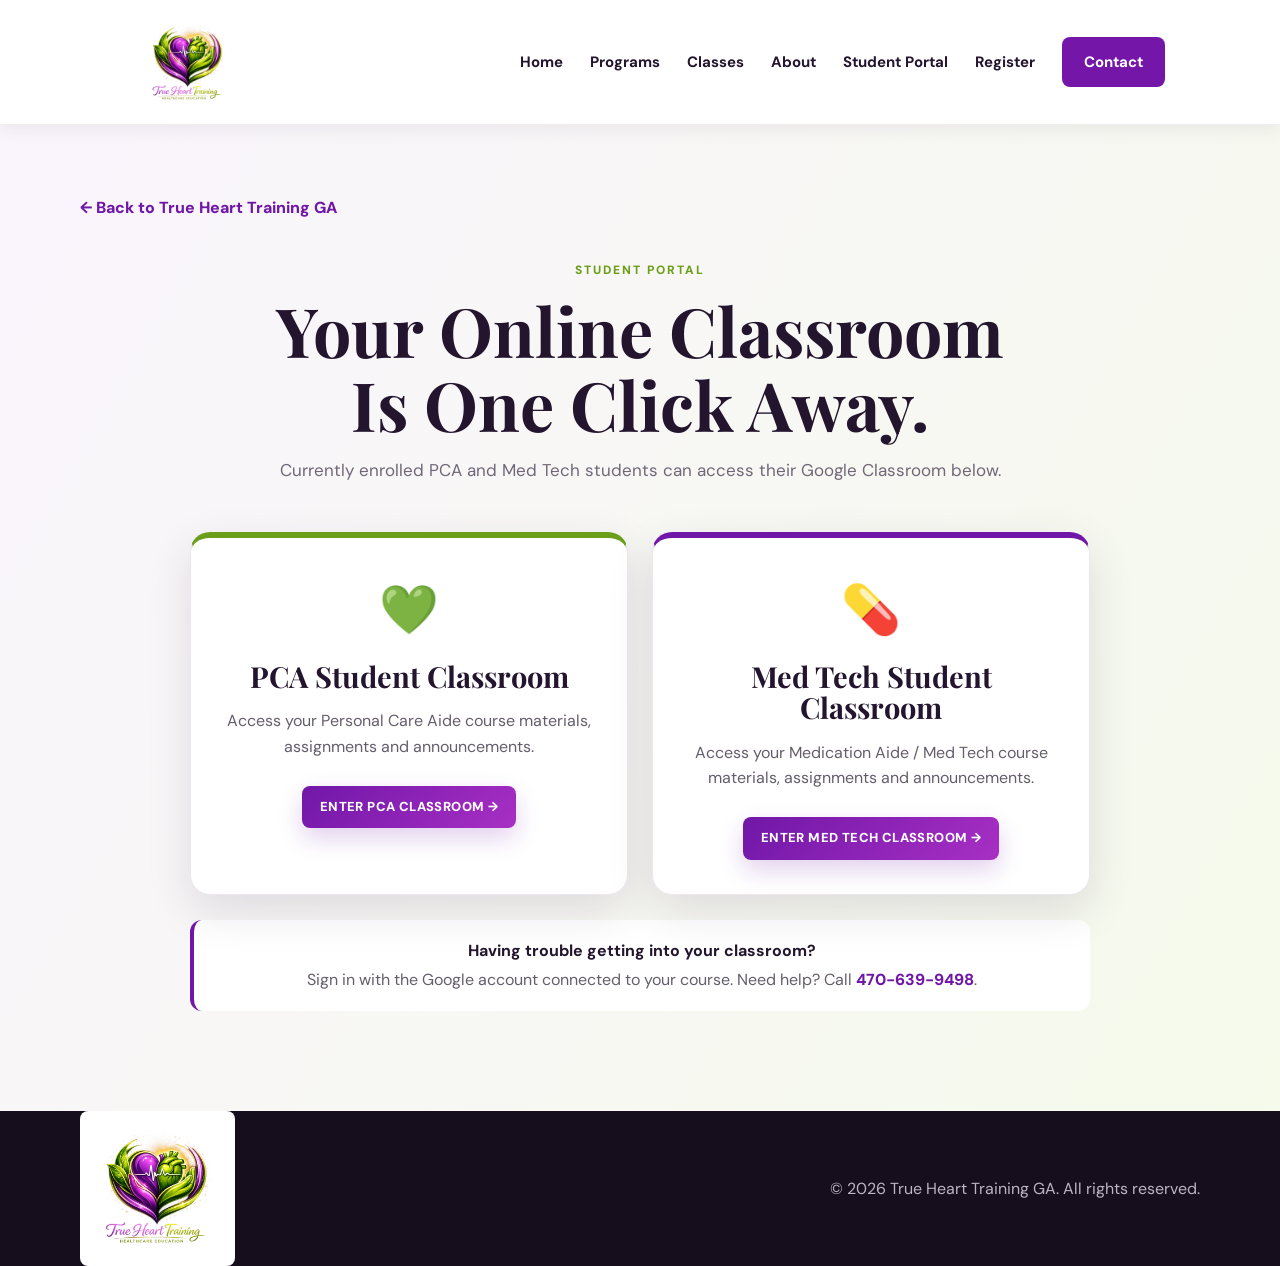
<file: student-portal.html>
<!DOCTYPE html>
<html lang="en">
<head>
<meta charset="UTF-8">
<meta name="viewport" content="width=device-width, initial-scale=1.0">
<title>Student Portal | True Heart Training GA</title>
<meta name="description" content="True Heart Training GA student portal for PCA and Med Tech students.">
<link rel="stylesheet" href="style.css">
</head>
<body>
<header class="header">
  <div class="container nav">
    <a href="index.html" class="brand"><img src="logo.jpeg" alt="True Heart Training Healthcare Education logo"></a>
    <nav class="links">
      <a href="index.html">Home</a>
      <a href="index.html#programs">Programs</a>
      <a href="index.html#upcoming">Classes</a>
      <a href="index.html#about">About</a>
      <a href="student-portal.html" aria-current="page">Student Portal</a>
      <a href="index.html#register">Register</a>
      <a href="index.html#contact">Contact</a>
    </nav>
  </div>
</header>

<main>
<section class="portal-page">
  <div class="container">
    <a class="back-link" href="index.html">← Back to True Heart Training GA</a>
    <div class="section-heading">
      <span class="eyebrow">STUDENT PORTAL</span>
      <h1>Your Online Classroom Is One Click Away.</h1>
      <p>Currently enrolled PCA and Med Tech students can access their Google Classroom below.</p>
    </div>
    <div class="portal-grid">
      <article class="portal-card">
        <div class="portal-icon">💚</div>
        <h2>PCA Student Classroom</h2>
        <p>Access your Personal Care Aide course materials, assignments and announcements.</p>
        <a class="btn primary small" href="https://classroom.google.com/c/Nzg4NzUyNjM2OTY3?cjc=h2fzp3mz" target="_blank" rel="noopener">ENTER PCA CLASSROOM →</a>
      </article>
      <article class="portal-card">
        <div class="portal-icon">💊</div>
        <h2>Med Tech Student Classroom</h2>
        <p>Access your Medication Aide / Med Tech course materials, assignments and announcements.</p>
        <a class="btn primary small" href="https://classroom.google.com/c/Nzg4NTg4ODM2NjQz?cjc=knlgw3r4" target="_blank" rel="noopener">ENTER MED TECH CLASSROOM →</a>
      </article>
    </div>
    <div class="portal-help">
      <strong>Having trouble getting into your classroom?</strong>
      <span>Sign in with the Google account connected to your course. Need help? Call <a href="tel:14706399498">470-639-9498</a>.</span>
    </div>
  </div>
</section>
</main>

<footer>
  <div class="container footer-inner">
    <img src="logo.jpeg" alt="True Heart Training GA">
    <p>© 2026 True Heart Training GA. All rights reserved.</p>
  </div>
</footer>
</body>
</html>
</file>
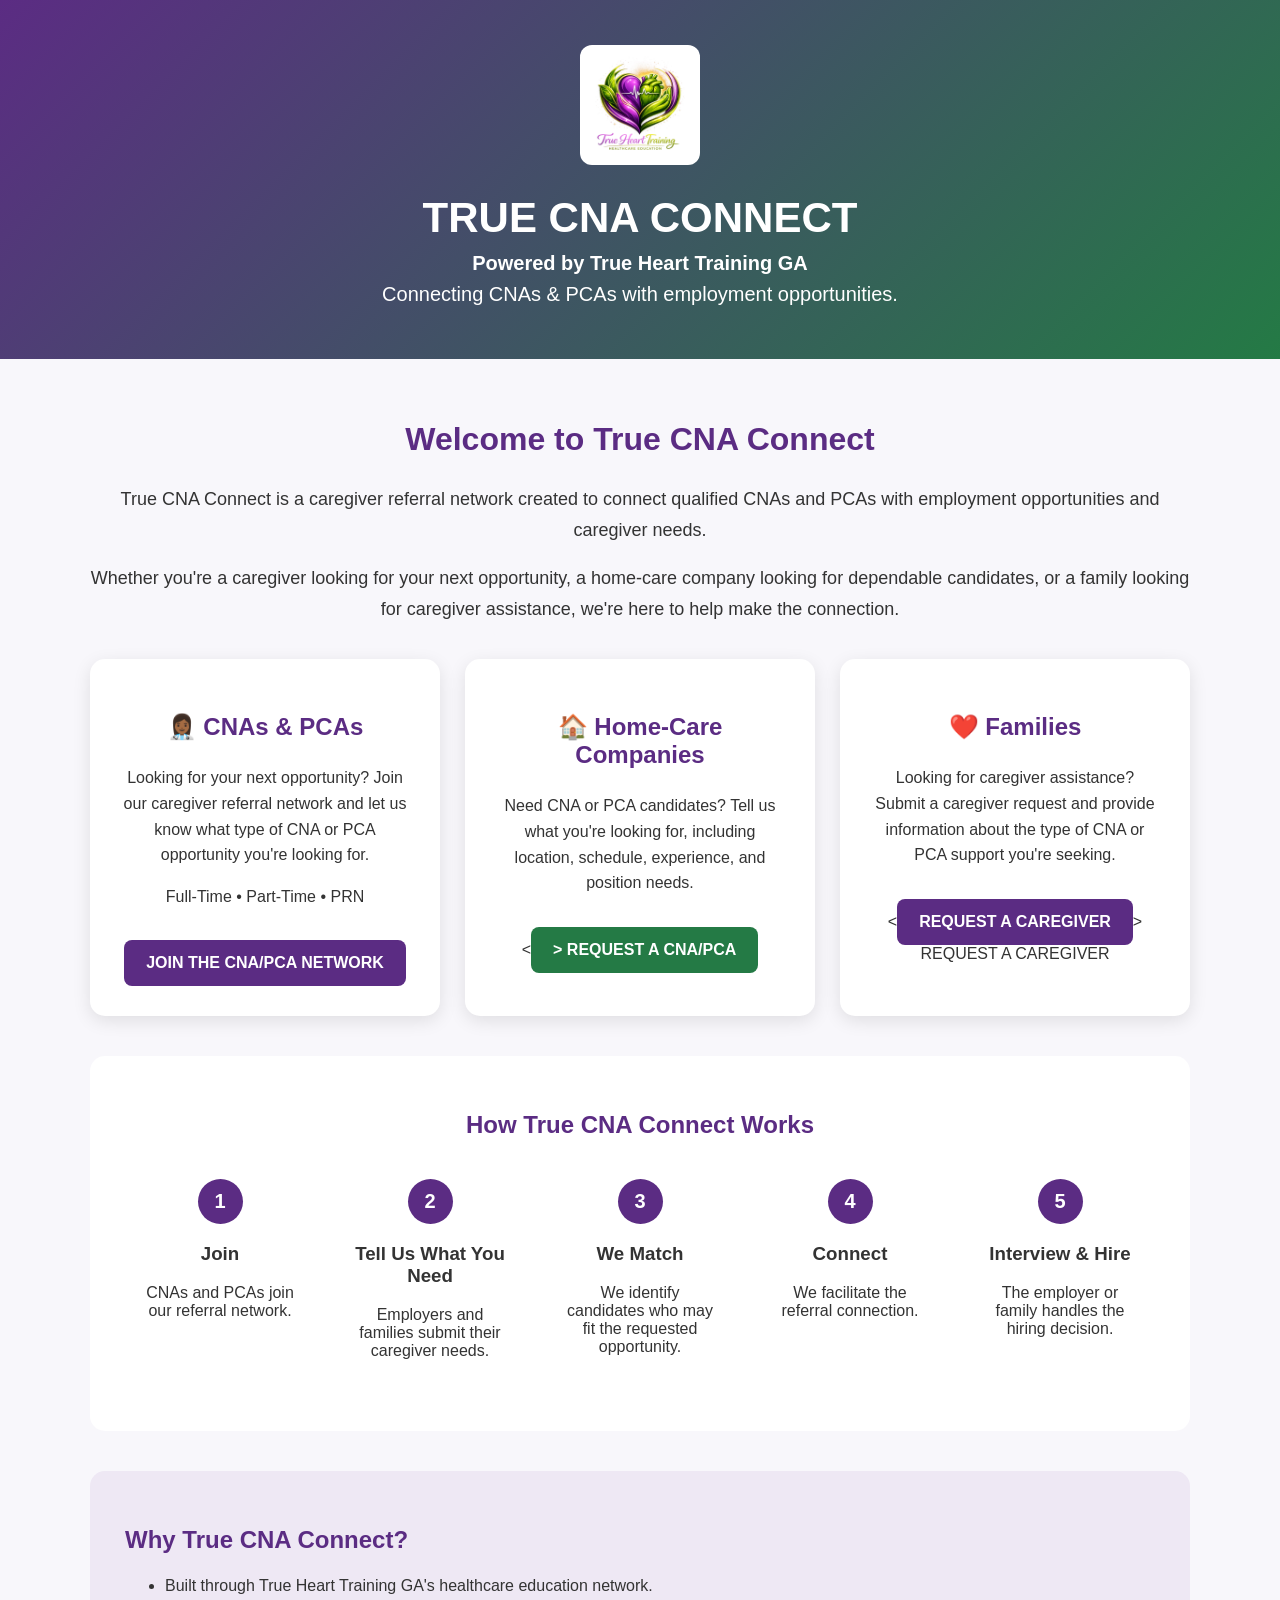
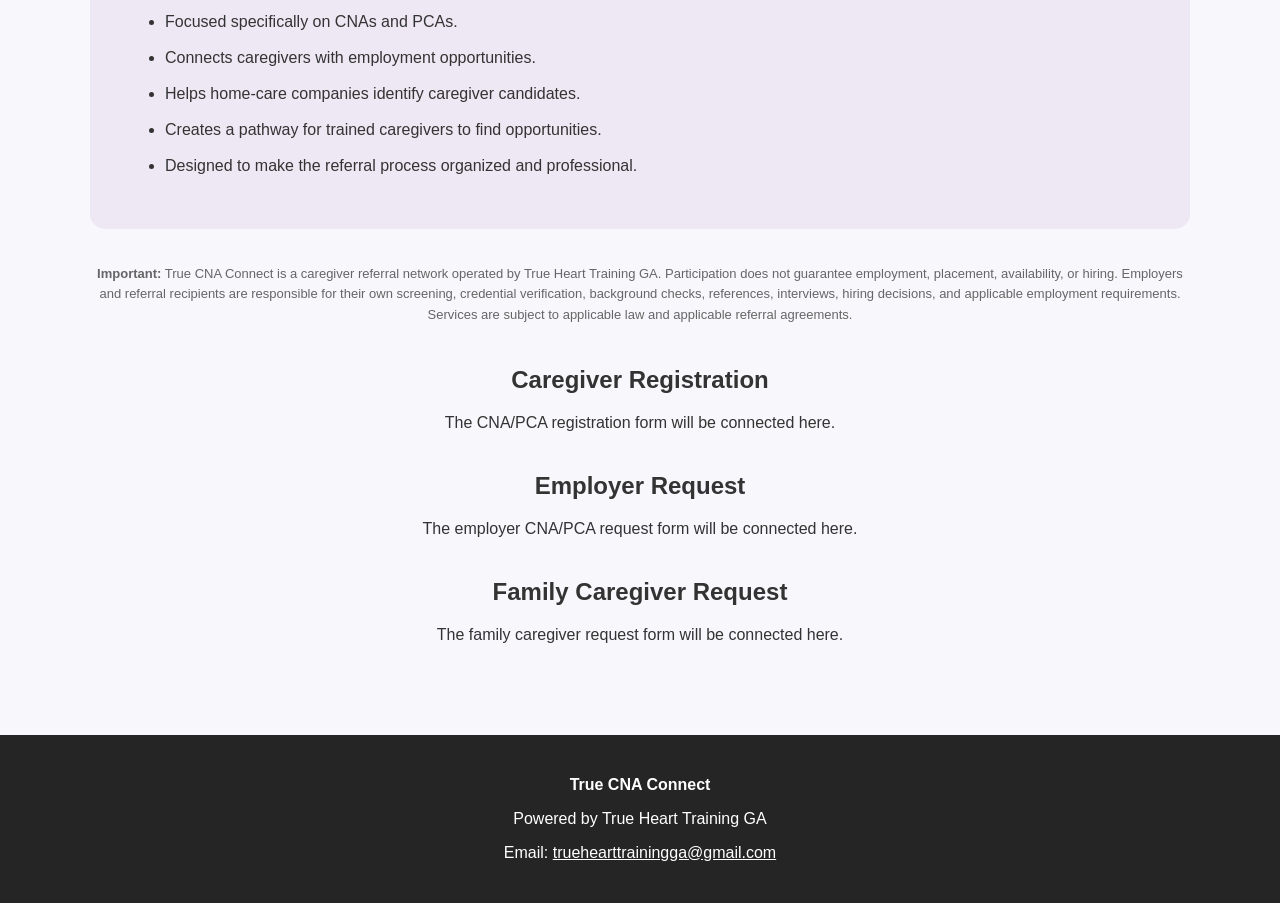
<file: true-cna-connect.html>
<!DOCTYPE html>
<html lang="en">
<head>
<meta charset="UTF-8">
<meta name="viewport" content="width=device-width, initial-scale=1.0">

<title>True CNA Connect | True Heart Training GA</title>

<meta name="description" content="True CNA Connect connects CNAs and PCAs with employment opportunities, home-care companies, and families.">

<style>
body {
    margin: 0;
    font-family: Arial, Helvetica, sans-serif;
    background: #f8f7fb;
    color: #333;
}

.header {
    background: linear-gradient(135deg, #5b2c83, #247a45);
    color: white;
    text-align: center;
    padding: 45px 20px;
}

.logo {
    width: 120px;
    max-width: 80%;
    margin-bottom: 15px;
    border-radius: 12px;
}

.header h1 {
    margin: 10px 0;
    font-size: 42px;
}

.header p {
    font-size: 20px;
    margin: 8px 0;
}

.container {
    max-width: 1100px;
    margin: auto;
    padding: 35px 20px;
}

.intro {
    text-align: center;
    margin-bottom: 35px;
}

.intro h2 {
    color: #5b2c83;
    font-size: 32px;
}

.intro p {
    font-size: 18px;
    line-height: 1.7;
}

.cards {
    display: grid;
    grid-template-columns: repeat(auto-fit, minmax(280px, 1fr));
    gap: 25px;
}

.card {
    background: white;
    border-radius: 15px;
    padding: 30px;
    text-align: center;
    box-shadow: 0 5px 18px rgba(0,0,0,0.10);
}

.card h3 {
    color: #5b2c83;
    font-size: 24px;
}

.card p {
    line-height: 1.6;
}

.button {
    display: inline-block;
    padding: 14px 22px;
    margin-top: 15px;
    border-radius: 8px;
    text-decoration: none;
    font-weight: bold;
    color: white;
    background: #5b2c83;
}

.button.green {
    background: #247a45;
}

.how {
    background: #ffffff;
    margin-top: 40px;
    padding: 35px;
    border-radius: 15px;
}

.how h2 {
    text-align: center;
    color: #5b2c83;
}

.steps {
    display: grid;
    grid-template-columns: repeat(auto-fit, minmax(180px, 1fr));
    gap: 20px;
    text-align: center;
}

.step {
    padding: 20px;
}

.step-number {
    display: inline-flex;
    width: 45px;
    height: 45px;
    border-radius: 50%;
    align-items: center;
    justify-content: center;
    background: #5b2c83;
    color: white;
    font-weight: bold;
    font-size: 20px;
}

.why {
    margin-top: 40px;
    padding: 35px;
    background: #eee8f4;
    border-radius: 15px;
}

.why h2 {
    color: #5b2c83;
}

.why li {
    margin: 12px 0;
    line-height: 1.5;
}

.disclaimer {
    margin-top: 35px;
    font-size: 13px;
    line-height: 1.6;
    color: #666;
    text-align: center;
}

footer {
    background: #252525;
    color: white;
    text-align: center;
    padding: 25px;
    margin-top: 40px;
}

footer a {
    color: #ffffff;
}

@media (max-width: 600px) {
    .header h1 {
        font-size: 32px;
    }

    .header p {
        font-size: 17px;
    }
}
</style>
</head>

<body>

<header class="header">

    <img src="logo.jpeg" alt="True Heart Training GA Logo" class="logo">

    <h1>TRUE CNA CONNECT</h1>

    <p><strong>Powered by True Heart Training GA</strong></p>

    <p>Connecting CNAs & PCAs with employment opportunities.</p>

</header>


<main class="container">

<section class="intro">

    <h2>Welcome to True CNA Connect</h2>

    <p>
        True CNA Connect is a caregiver referral network created to connect
        qualified CNAs and PCAs with employment opportunities and caregiver
        needs.
    </p>

    <p>
        Whether you're a caregiver looking for your next opportunity,
        a home-care company looking for dependable candidates, or a family
        looking for caregiver assistance, we're here to help make the
        connection.
    </p>

</section>


<section class="cards">

    <div class="card">

        <h3>👩🏾‍⚕️ CNAs & PCAs</h3>

        <p>
            Looking for your next opportunity? Join our caregiver referral
            network and let us know what type of CNA or PCA opportunity
            you're looking for.
        </p>

        <p>
            Full-Time • Part-Time • PRN
        </p>

       <a href="https://tally.so/r/Ek2RPq" class="button" target="_blank" rel="noopener">
            JOIN THE CNA/PCA NETWORK
        </a>

    </div>


    <div class="card">

        <h3>🏠 Home-Care Companies</h3>

        <p>
            Need CNA or PCA candidates? Tell us what you're looking for,
            including location, schedule, experience, and position needs.
        </p>

        <<a href="https://tally.so/r/obqPVN" class="button green" target="_blank" rel="noopener">>
            REQUEST A CNA/PCA
        </a>

    </div>


    <div class="card">

        <h3>❤️ Families</h3>

        <p>
            Looking for caregiver assistance? Submit a caregiver request
            and provide information about the type of CNA or PCA support
            you're seeking.
        </p>

        <<a href="https://tally.so/r/1ALeBl" class="button" target="_blank" rel="noopener">
    REQUEST A CAREGIVER
</a>>
            REQUEST A CAREGIVER
        </a>

    </div>

</section>


<section class="how">

    <h2>How True CNA Connect Works</h2>

    <div class="steps">

        <div class="step">
            <div class="step-number">1</div>
            <h3>Join</h3>
            <p>CNAs and PCAs join our referral network.</p>
        </div>

        <div class="step">
            <div class="step-number">2</div>
            <h3>Tell Us What You Need</h3>
            <p>Employers and families submit their caregiver needs.</p>
        </div>

        <div class="step">
            <div class="step-number">3</div>
            <h3>We Match</h3>
            <p>We identify candidates who may fit the requested opportunity.</p>
        </div>

        <div class="step">
            <div class="step-number">4</div>
            <h3>Connect</h3>
            <p>We facilitate the referral connection.</p>
        </div>

        <div class="step">
            <div class="step-number">5</div>
            <h3>Interview & Hire</h3>
            <p>The employer or family handles the hiring decision.</p>
        </div>

    </div>

</section>


<section class="why">

    <h2>Why True CNA Connect?</h2>

    <ul>
        <li>Built through True Heart Training GA's healthcare education network.</li>
        <li>Focused specifically on CNAs and PCAs.</li>
        <li>Connects caregivers with employment opportunities.</li>
        <li>Helps home-care companies identify caregiver candidates.</li>
        <li>Creates a pathway for trained caregivers to find opportunities.</li>
        <li>Designed to make the referral process organized and professional.</li>
    </ul>

</section>


<section class="disclaimer">

    <p>
        <strong>Important:</strong> True CNA Connect is a caregiver referral
        network operated by True Heart Training GA. Participation does not
        guarantee employment, placement, availability, or hiring.
        Employers and referral recipients are responsible for their own
        screening, credential verification, background checks, references,
        interviews, hiring decisions, and applicable employment requirements.
        Services are subject to applicable law and applicable referral
        agreements.
    </p>

</section>


<!-- FORM LINKS WILL BE ADDED HERE -->

<section id="caregiver-form" style="text-align:center; margin-top:40px;">
    <h2>Caregiver Registration</h2>
    <p>The CNA/PCA registration form will be connected here.</p>
</section>


<section id="employer-form" style="text-align:center; margin-top:40px;">
    <h2>Employer Request</h2>
    <p>The employer CNA/PCA request form will be connected here.</p>
</section>


<section id="family-form" style="text-align:center; margin-top:40px;">
    <h2>Family Caregiver Request</h2>
    <p>The family caregiver request form will be connected here.</p>
</section>

</main>


<footer>

    <p><strong>True CNA Connect</strong></p>

    <p>Powered by True Heart Training GA</p>

    <p>
        Email:
        <a href="mailto:truehearttrainingga@gmail.com">
            truehearttrainingga@gmail.com
        </a>
    </p>

</footer>

</body>
</html>
</file>
<file: style.css>
@import url('https://fonts.googleapis.com/css2?family=DM+Sans:wght@400;500;600;700&family=Playfair+Display:wght@600;700&display=swap');
:root{--purple:#7017a8;--purple2:#a82fc4;--green:#6b9e19;--lime:#9fc72c;--dark:#24152e;--light:#faf9fc;--white:#fff;--shadow:0 16px 45px rgba(45,20,60,.12)}
*{box-sizing:border-box}html{scroll-behavior:smooth}body{margin:0;font-family:"DM Sans",Arial,sans-serif;color:var(--dark);background:var(--white);line-height:1.6}a{text-decoration:none;color:inherit}.container{width:min(1120px,92%);margin:auto}.header{position:sticky;top:0;z-index:20;background:rgba(255,255,255,.96);backdrop-filter:blur(12px);border-bottom:1px solid #eee}.nav{min-height:84px;display:flex;align-items:center;justify-content:space-between}.brand img{width:210px;display:block}.links{display:flex;gap:28px;align-items:center;font-weight:600}.links a:hover{color:var(--purple)}.menu{display:none;border:0;background:none;font-size:28px;color:var(--purple)}
.hero{position:relative;overflow:hidden;min-height:620px;background:linear-gradient(120deg,#f8f3fb 0%,#fff 55%,#f4f9e9 100%);display:flex;align-items:center}.hero:after{content:"";position:absolute;width:500px;height:500px;border-radius:50%;right:-160px;top:-120px;background:radial-gradient(circle,#b5d65d55 0,#b5d65d00 70%)}.hero-content{position:relative;z-index:2;display:grid;grid-template-columns:1.4fr .7fr;gap:60px;align-items:center}.eyebrow{font-size:12px;letter-spacing:2px;font-weight:800;color:var(--green)}h1,h2{font-family:"Playfair Display",Georgia,serif;line-height:1.08;margin:12px 0}h1{font-size:clamp(46px,6vw,76px)}h1 span{color:var(--purple)}h2{font-size:clamp(34px,4vw,50px)}.hero-copy p{font-size:19px;max-width:650px;color:#5e5363}.buttons{display:flex;gap:14px;margin-top:28px;flex-wrap:wrap}.btn{display:inline-block;padding:15px 24px;border-radius:8px;font-weight:800;letter-spacing:.4px}.primary{background:linear-gradient(135deg,var(--purple),var(--purple2));color:#fff;box-shadow:0 10px 25px #7017a833}.primary:hover{transform:translateY(-2px)}.light{background:#fff;border:2px solid var(--green);color:var(--green)}.hero-card{background:#fff;border-radius:28px;padding:42px 34px;text-align:center;box-shadow:var(--shadow);border-top:7px solid var(--purple)}.heart{font-size:70px;line-height:1;color:var(--purple)}.hero-card h3{font-family:"Playfair Display",Georgia,serif;font-size:26px;margin:18px 0 4px}.hero-card p{color:var(--green);font-weight:700}.mini-line{height:3px;width:60px;margin:22px auto;background:linear-gradient(90deg,var(--purple),var(--green))}
.announcement{background:var(--purple);color:#fff}.announcement-inner{display:flex;justify-content:space-between;align-items:center;padding:20px 0;gap:20px}.announcement span{display:block;opacity:.8;font-size:14px}.announcement a{background:var(--lime);color:#203000;padding:10px 17px;border-radius:7px;font-weight:800;white-space:nowrap}
.section{padding:90px 0}.section-heading{text-align:center;max-width:700px;margin:0 auto 48px}.section-heading p{color:#716778;font-size:17px}.cards{display:grid;grid-template-columns:repeat(3,1fr);gap:22px}.card{padding:30px;background:#fff;border:1px solid #eee;border-radius:18px;box-shadow:0 8px 28px #3b18400d;transition:.2s}.card:hover{transform:translateY(-5px);box-shadow:var(--shadow)}.icon{font-size:36px}.card h3{font-size:22px;margin:14px 0 7px}.card p{color:#665d6b}.card a{font-weight:800;color:var(--purple)}
.about{padding:90px 0;background:linear-gradient(120deg,#faf5fd,#f4f9ea)}.about-grid{display:grid;grid-template-columns:.8fr 1.2fr;gap:70px;align-items:center}.about-logo{background:#fff;border-radius:30px;padding:35px;box-shadow:var(--shadow);display:flex;align-items:center;justify-content:center}.about-logo img{max-width:100%}.about p{font-size:17px;color:#625969}.checks{display:grid;grid-template-columns:1fr 1fr;gap:12px;margin-top:25px;font-weight:600}.checks div{background:#fff;padding:12px;border-radius:8px;border-left:4px solid var(--green)}
.register{padding:90px 0}.register-box{max-width:900px;margin:auto;padding:38px;background:#fff;border:1px solid #ece6ef;border-radius:22px;box-shadow:var(--shadow);display:flex;justify-content:space-between;align-items:center;gap:30px}.register-box h3{font-family:"Playfair Display",Georgia,serif;font-size:30px;margin:0 0 5px}.register-box p{color:#675e6d}.register-note{background:#f4f9e9;padding:20px;border-radius:12px;min-width:250px}.register-note a{color:var(--purple);font-weight:800}
.contact{padding:75px 0;background:var(--dark);color:#fff}.contact h2{color:#fff}.contact p{color:#d8cfe0;max-width:580px}.contact-grid{display:grid;grid-template-columns:1fr 1fr;gap:70px}.contact-details{display:grid;gap:20px}.contact-details div{padding:18px 20px;border-left:4px solid var(--lime);background:#ffffff0a;border-radius:7px}.contact-details strong,.contact-details span{display:block}.contact-details span{color:#d8cfe0;margin-top:4px}.contact-details a{color:#b9df53}
footer{background:#170e1d;color:#bdb3c4}.footer-inner{min-height:100px;display:flex;align-items:center;justify-content:space-between;gap:20px}.footer-inner img{width:155px;background:#fff;border-radius:8px;padding:5px}
@media(max-width:800px){.links{display:none;position:absolute;top:84px;left:0;right:0;background:#fff;padding:20px;flex-direction:column;border-bottom:1px solid #eee}.links.open{display:flex}.menu{display:block}.hero-content,.about-grid,.contact-grid{grid-template-columns:1fr}.hero{padding:70px 0}.hero-card{max-width:420px;margin:auto}.cards{grid-template-columns:1fr 1fr}.register-box{flex-direction:column;align-items:flex-start}.announcement-inner{flex-direction:column;align-items:flex-start}.footer-inner{flex-direction:column;padding:20px 0}}
@media(max-width:520px){.cards{grid-template-columns:1fr}.checks{grid-template-columns:1fr}.brand img{width:175px}.section,.about,.register{padding:65px 0}}

.upcoming{background:#fbfafc}.class-grid{display:grid;grid-template-columns:repeat(2,1fr);gap:24px}.class-card{background:#fff;border:1px solid #eee;border-radius:18px;padding:30px;box-shadow:0 8px 28px #3b18400d;position:relative}.class-card.featured{border-top:6px solid var(--green)}.date-badge{display:inline-block;background:#f1f8df;color:#557d0f;font-weight:800;font-size:12px;letter-spacing:1px;padding:7px 10px;border-radius:6px}.class-card h3{font-family:"Playfair Display",Georgia,serif;font-size:28px;margin:16px 0 5px}.class-card p{color:#665d6b}.class-card .schedule{font-weight:800;color:var(--purple);margin-top:0}.btn.small{padding:11px 18px;font-size:13px}.class-note{margin:30px auto 0;max-width:800px;padding:18px 22px;border-radius:10px;background:linear-gradient(90deg,#f4f9e9,#faf4fc);text-align:center}.class-note strong,.class-note span{display:block}.class-note span{color:#6a6170;margin-top:3px}@media(max-width:800px){.class-grid{grid-template-columns:1fr}}

.portal-section{padding:90px 0;background:linear-gradient(120deg,#f5faeb,#faf5fd)}
.portal-grid{display:grid;grid-template-columns:repeat(2,1fr);gap:24px;max-width:900px;margin:auto}
.portal-card{background:#fff;border:1px solid #ece7ef;border-radius:20px;padding:34px;box-shadow:var(--shadow);text-align:center;border-top:6px solid var(--green)}
.portal-card:nth-child(2){border-top-color:var(--purple)}
.portal-icon{font-size:48px}
.portal-card h3{font-family:"Playfair Display",Georgia,serif;font-size:27px;margin:12px 0 6px}
.portal-card p{color:#665d6b;margin-bottom:22px}
.portal-help{max-width:900px;margin:25px auto 0;padding:18px 22px;border-radius:12px;background:#fff;text-align:center;border-left:4px solid var(--purple)}
.portal-help strong,.portal-help span{display:block}.portal-help span{color:#665d6b;margin-top:4px}.portal-help a{color:var(--purple);font-weight:800}
.staff-portal{background:#24152e;color:#fff}.staff-portal .eyebrow{color:#b9df53}.staff-portal h2{color:#fff}.staff-portal .section-heading p{color:#d8cfe0}
.staff-grid{display:grid;grid-template-columns:repeat(3,1fr);gap:22px}.staff-card{background:#ffffff0d;border:1px solid #ffffff1c;border-radius:16px;padding:28px}.staff-card span{font-size:34px}.staff-card h3{font-size:21px;margin:10px 0 5px}.staff-card p{color:#d8cfe0;margin:0}
@media(max-width:800px){.portal-grid,.staff-grid{grid-template-columns:1fr}}

.portal-btn{background:#fff;border:2px solid var(--purple);color:var(--purple)}
.portal-btn:hover{background:#f8effc}
.portal-section{scroll-margin-top:84px}
.portal-section .section-heading{margin-bottom:38px}
.portal-card .btn{margin-top:4px}
.contact-details a[href^="mailto"]{color:#b9df53}
@media(max-width:800px){
  .links{gap:12px}
  .links a{padding:5px 0}
  .buttons .btn{width:100%;text-align:center}
}

.portal-page{padding:70px 0 100px;min-height:calc(100vh - 84px);background:linear-gradient(120deg,#faf5fd,#f5faeb)}
.portal-page h1{font-family:"Playfair Display",Georgia,serif;font-size:clamp(42px,6vw,68px);line-height:1.08;margin:12px 0}
.portal-page .section-heading{max-width:780px}
.back-link{display:inline-block;margin-bottom:35px;font-weight:800;color:var(--purple)}
.portal-page .portal-grid{max-width:900px}
.portal-page .portal-card h2{font-family:"Playfair Display",Georgia,serif;font-size:29px;margin:12px 0 6px}

/* Professional refresh */
body{font-family:"DM Sans",Arial,sans-serif}
.hero{position:relative;overflow:hidden}
.hero-grid{display:grid;grid-template-columns:1.12fr .88fr;gap:58px;align-items:center;padding:88px 0 92px}
.hero-copy h1{font-family:"Playfair Display",Georgia,serif;font-size:clamp(48px,6.3vw,82px);line-height:1.02;letter-spacing:-2px;margin:15px 0 24px}
.hero-copy h1 span{color:var(--purple)}
.hero-lead{font-size:20px;line-height:1.65;max-width:690px}
.hero-actions{display:flex;flex-wrap:wrap;gap:12px;margin:30px 0 22px}
.trust-row{display:flex;flex-wrap:wrap;gap:18px;font-weight:700;font-size:14px}
.hero-card{position:relative;border-radius:30px;padding:34px;min-height:470px;display:flex;flex-direction:column;justify-content:center;align-items:center;text-align:center;background:linear-gradient(145deg,#fff,#f7f1fb);border:1px solid #eadff0;box-shadow:0 25px 70px rgba(66,29,85,.14);overflow:hidden}
.hero-card-glow{position:absolute;width:280px;height:280px;border-radius:50%;background:rgba(185,223,83,.22);filter:blur(5px);top:-80px;right:-60px}
.hero-card img{position:relative;width:min(285px,80%);margin-bottom:18px}
.hero-card-content{position:relative}
.hero-card-content>span{font-size:12px;font-weight:800;letter-spacing:2px;color:#6b9020}
.hero-card-content h2{font-family:"Playfair Display",Georgia,serif;font-size:31px;margin:8px 0}
.hero-card-content p{color:#665d6b}
.hero-card-content a{font-weight:800;color:var(--purple)}
.program-grid{display:grid;grid-template-columns:repeat(3,1fr);gap:20px}
.program-card{position:relative;background:#fff;border:1px solid #ece7ef;border-radius:20px;padding:28px;box-shadow:0 10px 35px rgba(43,24,55,.06);transition:transform .2s ease,box-shadow .2s ease}
.program-card:hover{transform:translateY(-4px);box-shadow:0 18px 45px rgba(43,24,55,.11)}
.program-card-highlight{background:linear-gradient(145deg,#faf5fd,#f6fbe9)}
.program-number{position:absolute;top:18px;right:20px;font-size:12px;font-weight:800;color:#a4aa9a}
.program-icon{font-size:38px;margin:12px 0}
.program-card h3{font-family:"Playfair Display",Georgia,serif;font-size:26px;margin:5px 0 10px}
.program-card p{color:#665d6b;line-height:1.6;min-height:78px}
.program-card a{font-weight:800;color:var(--purple)}
.about-grid{display:grid;grid-template-columns:.82fr 1.18fr;gap:70px;align-items:center}
.about-visual{padding:35px;border-radius:28px;background:linear-gradient(145deg,#f7f1fb,#f3f9e7);text-align:center}
.about-logo img{max-width:360px;width:85%}
.about-stat{display:flex;justify-content:center;gap:10px;flex-wrap:wrap;font-size:19px;margin-top:14px}
.about-stat strong{color:var(--purple)}.about-stat span{color:#769625;font-weight:700}
.about-copy h2{font-family:"Playfair Display",Georgia,serif;font-size:clamp(38px,4.2vw,58px);line-height:1.08;margin:12px 0 20px}
.about-copy p{font-size:17px;line-height:1.7;color:#665d6b}
.about-points{margin-top:25px;display:grid;gap:12px}
.about-points div{display:flex;align-items:center;gap:14px;padding:14px 16px;border-radius:12px;background:#faf9fb}
.about-points strong{color:var(--purple)}.about-points span{font-weight:700}
.faq-grid{display:grid;grid-template-columns:repeat(2,1fr);gap:14px;max-width:1000px;margin:auto}
.faq-grid details{background:#fff;border:1px solid #ece7ef;border-radius:14px;padding:18px 20px}
.faq-grid summary{cursor:pointer;font-weight:800;font-size:16px}
.faq-grid p{color:#665d6b;line-height:1.6;margin:12px 0 0}
.cta-band{background:linear-gradient(100deg,#3f1760,#6c2494);color:#fff;padding:48px 0}
.cta-inner{display:flex;align-items:center;justify-content:space-between;gap:30px}
.cta-inner h2{font-family:"Playfair Display",Georgia,serif;font-size:38px;margin:8px 0 0}
.cta-band .eyebrow{color:#cbe77d}.cta-band .btn.primary{background:#fff;color:#5b1a83}
@media(max-width:900px){.hero-grid,.about-grid{grid-template-columns:1fr}.program-grid{grid-template-columns:repeat(2,1fr)}.faq-grid{grid-template-columns:1fr}.cta-inner{flex-direction:column;align-items:flex-start}}
@media(max-width:600px){.hero-grid{padding:58px 0}.hero-copy h1{font-size:46px;letter-spacing:-1px}.hero-card{min-height:390px}.program-grid{grid-template-columns:1fr}.hero-actions .btn{width:100%;text-align:center}.trust-row{display:grid;gap:8px}.about-grid{gap:30px}.cta-inner h2{font-size:30px}}
/* =================================
   TRUE HEART TRAINING GA
   PROFESSIONAL WEBSITE HEADER
================================= */

/* Professional Navigation */
.header {
    background: #ffffff;
    box-shadow: 0 4px 18px rgba(36, 21, 46, 0.07);
    position: sticky;
    top: 0;
    z-index: 999;
}

.header .container.nav {
    max-width: 1400px;
    margin: auto;
    padding: 12px 35px;
    min-height: 105px;
    display: flex;
    align-items: center;
    justify-content: space-between;
    gap: 25px;
}

/* Logo */
.brand img {
    width: 145px;
    max-height: 100px;
    object-fit: contain;
    display: block;
}

/* Navigation Links */
.links {
    display: flex;
    align-items: center;
    justify-content: center;
    gap: 27px;
}

.links a {
    color: #24152e;
    font-size: 15px;
    font-weight: 700;
    text-decoration: none;
    transition: all 0.25s ease;
    white-space: nowrap;
}

.links a:hover {
    color: #851db5;
}

/* Register Button */
.links a:last-child {
    background: #7417a8;
    color: #ffffff;
    padding: 13px 22px;
    border-radius: 8px;
}

.links a:last-child:hover {
    background: #5b1286;
    transform: translateY(-2px);
}

/* Mobile Menu Button */
.menu {
    background: #7417a8;
    color: #ffffff;
    border: none;
    border-radius: 8px;
    padding: 10px 15px;
    font-size: 22px;
    cursor: pointer;
}

/* Mobile and Tablet Appearance */
@media (max-width: 900px) {

    .header .container.nav {
        padding: 12px 20px;
        min-height: 85px;
        flex-wrap: wrap;
    }

    .brand img {
        width: 115px;
        max-height: 80px;
    }

    .menu {
        display: block;
    }

    .links {
        display: none;
        flex-direction: column;
        align-items: stretch;
        width: 100%;
        gap: 0;
        padding: 10px 0;
        background: #ffffff;
    }

    .links.open {
        display: flex;
    }

    .links a {
        padding: 14px 12px;
        border-bottom: 1px solid #f0eaf4;
        text-align: center;
    }

    .links a:last-child {
        margin-top: 10px;
        text-align: center;
    }
}

/* Desktop Menu */
@media (min-width: 901px) {
    .menu {
        display: none;
    }
}

 /* =================================
   TABLET AND IPAD NAVIGATION FIX
   TRUE HEART TRAINING GA
================================= */

@media (max-width: 1100px) {

    .header .container.nav {
        padding: 12px 20px;
        min-height: 85px;
        flex-wrap: wrap;
    }

    .brand img {
        width: 115px;
        max-height: 80px;
    }

    .menu {
        display: block;
    }

    .links {
        display: none;
        flex-direction: column;
        align-items: stretch;
        width: 100%;
        gap: 0;
        padding: 10px 0;
        background: #ffffff;
    }

    .links.open {
        display: flex;
    }

    .links a {
        padding: 14px 12px;
        border-bottom: 1px solid #f0eaf4;
        text-align: center;
    }

    .links a:last-child {
        margin-top: 10px;
        text-align: center;
    }
}   


/* MOBILE CLASS SCHEDULE LAYOUT */

@media screen and (max-width: 600px) {

    .class-grid {
        grid-template-columns: 1fr !important;
        gap: 22px;
        padding: 0 12px;
    }

    .class-card {
        width: 100%;
        max-width: 100%;
        box-sizing: border-box;
        padding: 25px 20px;
    }

    .class-card h2 {
        font-size: 25px;
        line-height: 1.3;
    }

    .class-card p {
        font-size: 16px;
        line-height: 1.7;
    }

    .class-card .btn {
        width: 100%;
        text-align: center;
        box-sizing: border-box;
    }

}
/* RECOGNITION & EDUCATIONAL AFFILIATIONS */

.recognition-section {
    padding: 75px 0;
    background: linear-gradient(120deg, #faf5fd, #f4f9e9);
    text-align: center;
}

.recognition-section h2 {
    color: #24152e;
    margin: 12px 0 15px;
}

.recognition-intro {
    max-width: 680px;
    margin: 0 auto 38px;
    color: #665d6b;
    font-size: 16px;
}

.recognition-grid {
    display: grid;
    grid-template-columns: repeat(3, 1fr);
    gap: 22px;
}

.recognition-card {
    background: #ffffff;
    padding: 30px 24px;
    border-radius: 18px;
    border: 1px solid #ece7ef;
    border-top: 5px solid #7017a8;
    box-shadow: 0 10px 30px rgba(43, 24, 55, .07);
}

.recognition-card:nth-child(2) {
    border-top-color: #6b9e19;
}

.recognition-card:nth-child(3) {
    border-top-color: #a82fc4;
}

.recognition-card h3 {
    font-family: "Playfair Display", Georgia, serif;
    font-size: 23px;
    color: #7017a8;
    margin: 5px 0 12px;
}

.recognition-card p {
    color: #665d6b;
    font-size: 15px;
    line-height: 1.7;
}

.recognition-card strong {
    display: block;
    color: #6b9e19;
    font-size: 19px;
    margin: 12px 0;
}

@media (max-width: 800px) {
    .recognition-grid {
        grid-template-columns: 1fr;
    }

    .recognition-section {
        padding: 60px 0;
    }
}
/* American Heart Association Instructor Logo */

.aha-instructor-logo {
    display: block;
    width: 150px;
    max-width: 100%;
    height: auto;
    margin: 15px auto 20px;
    border-radius: 50%;
}
.recognition-card img.aha-instructor-logo {
    width: 90px !important;
    max-width: 90px !important;
    height: 90px !important;
    object-fit: contain;
    display: block;
    margin: 15px auto;
}
</file>
